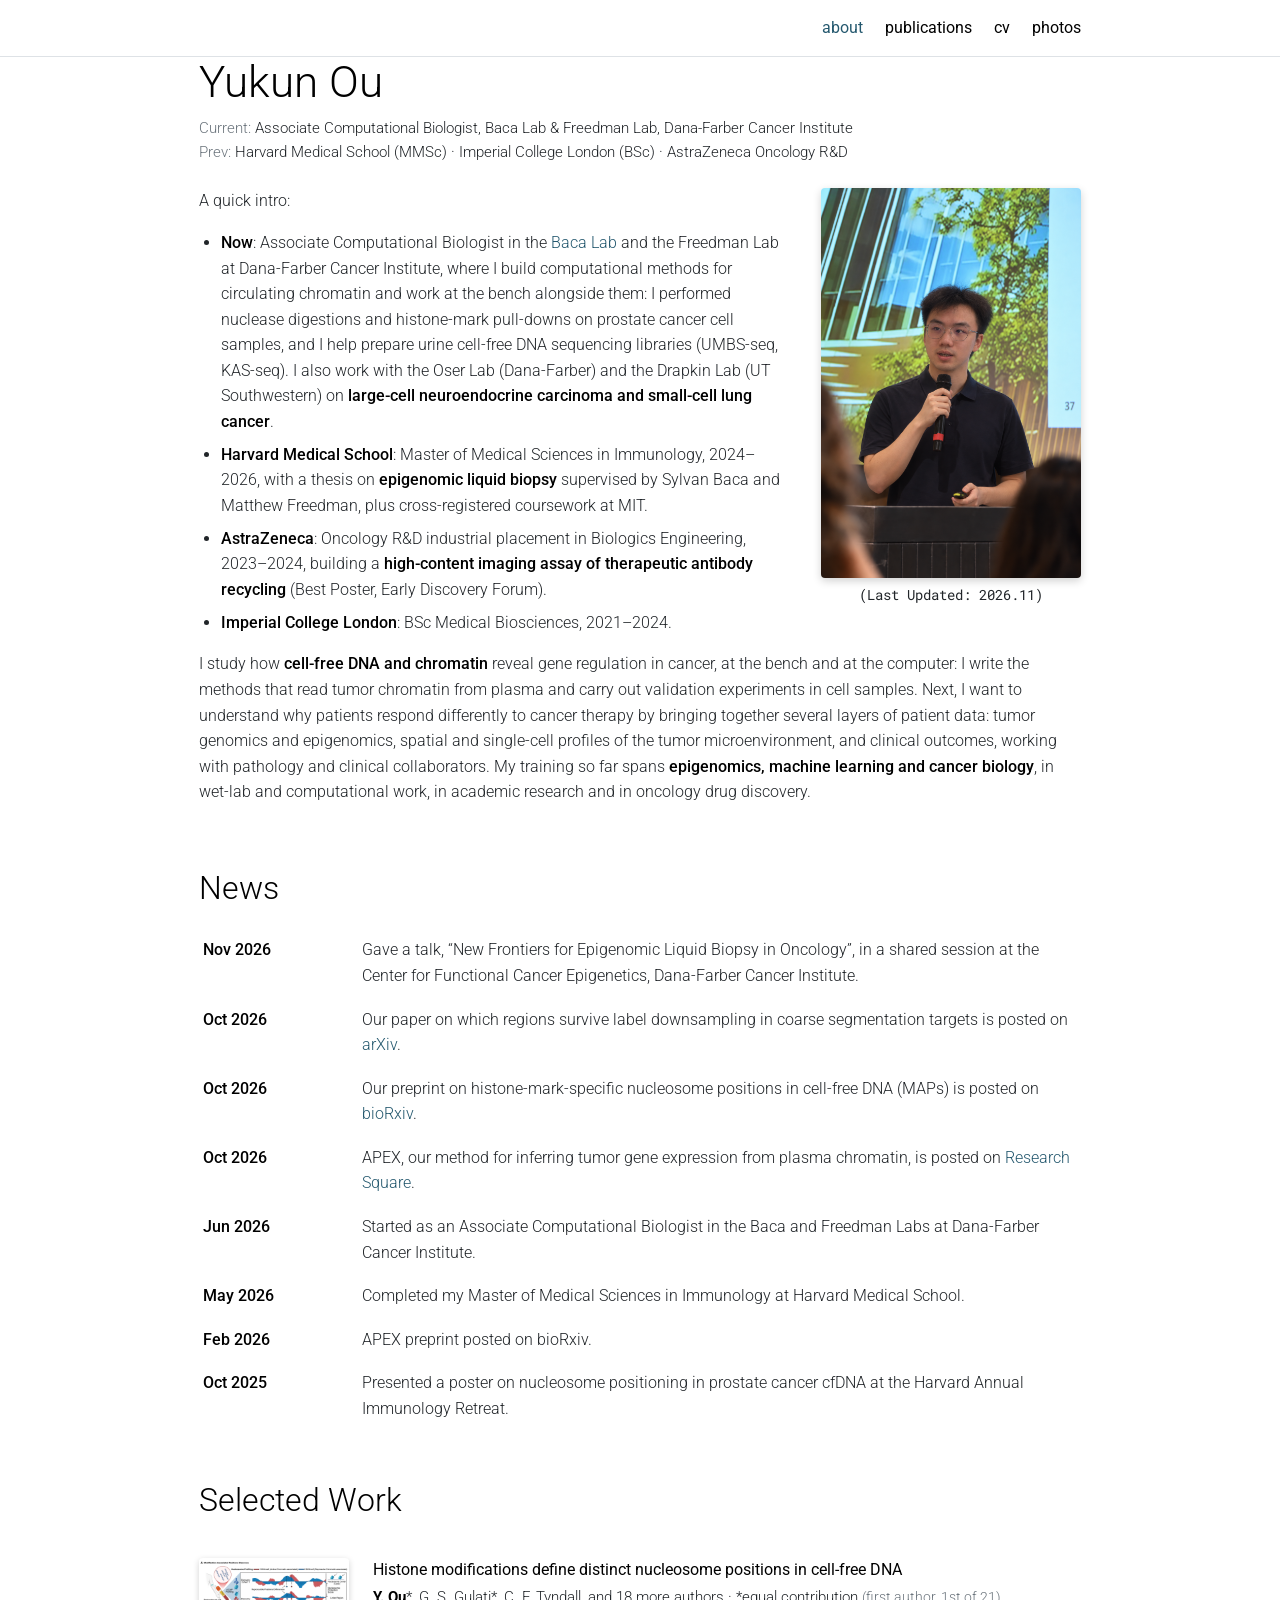
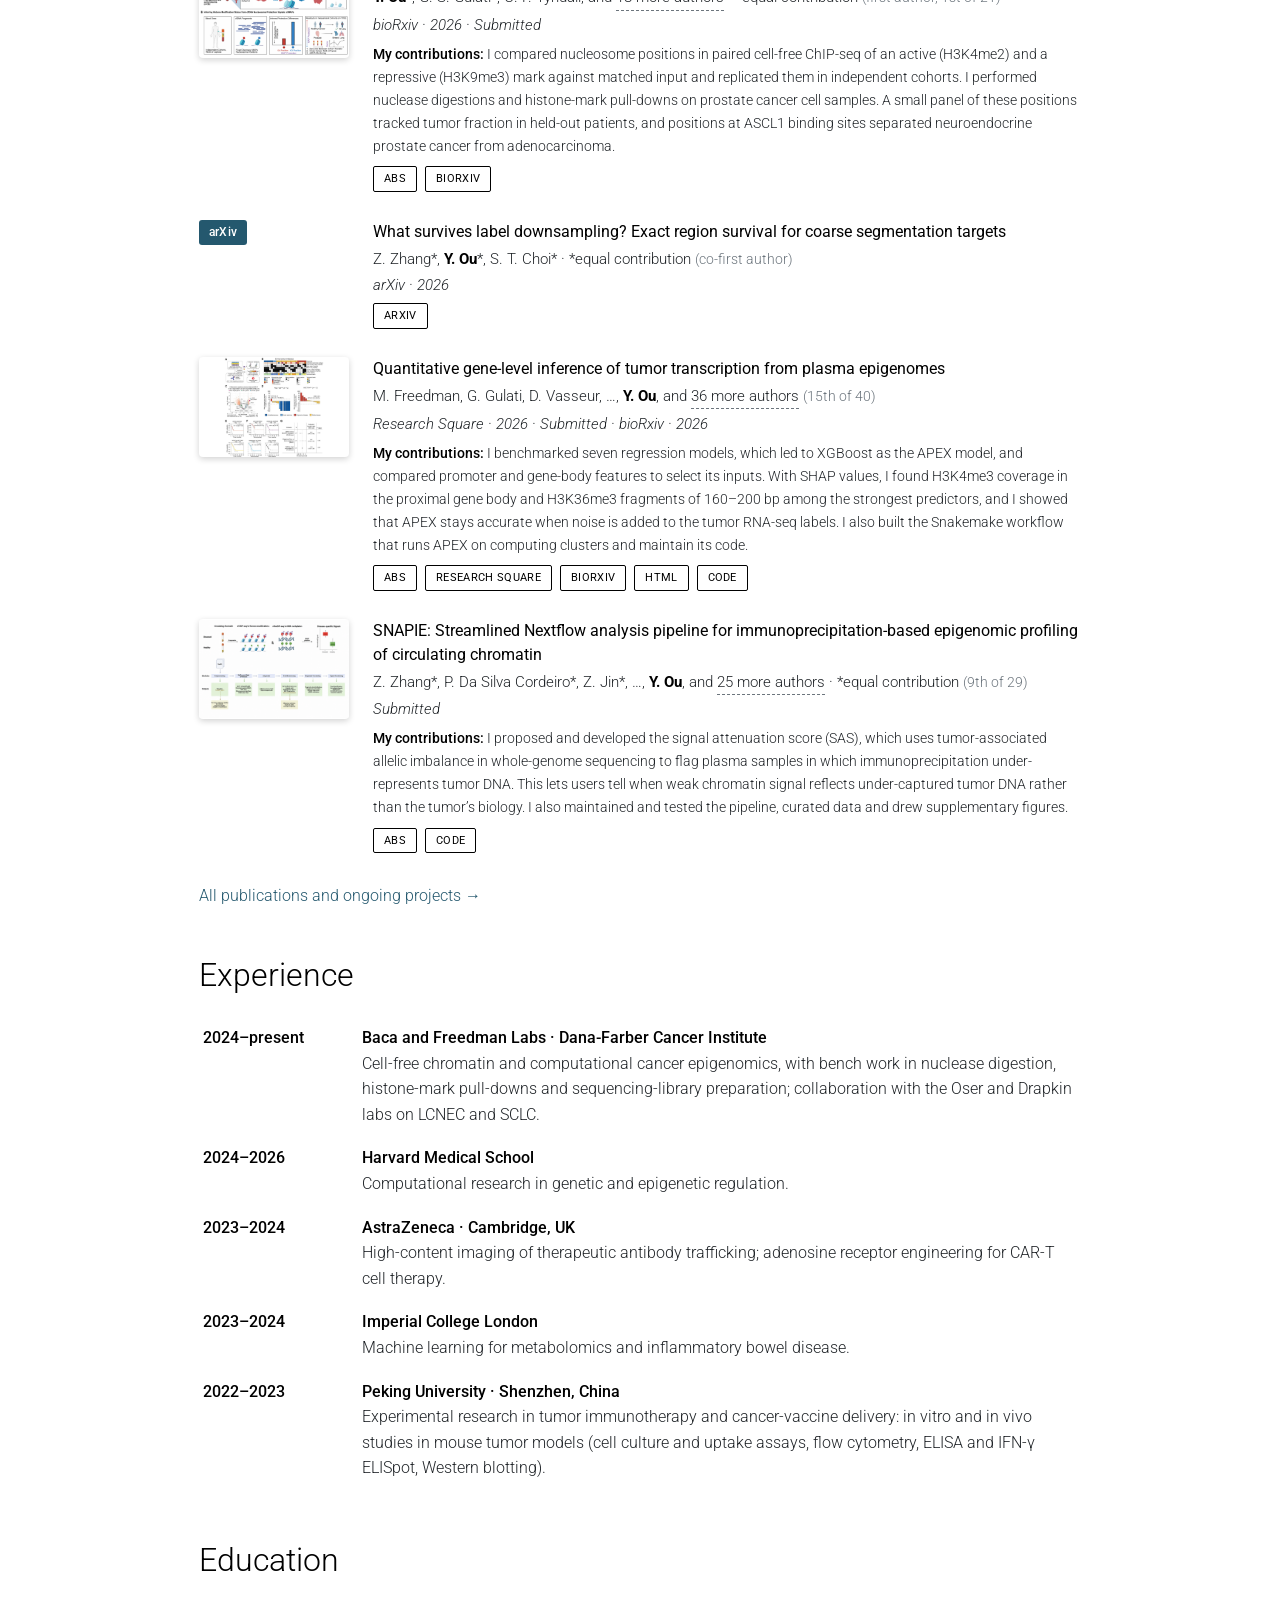
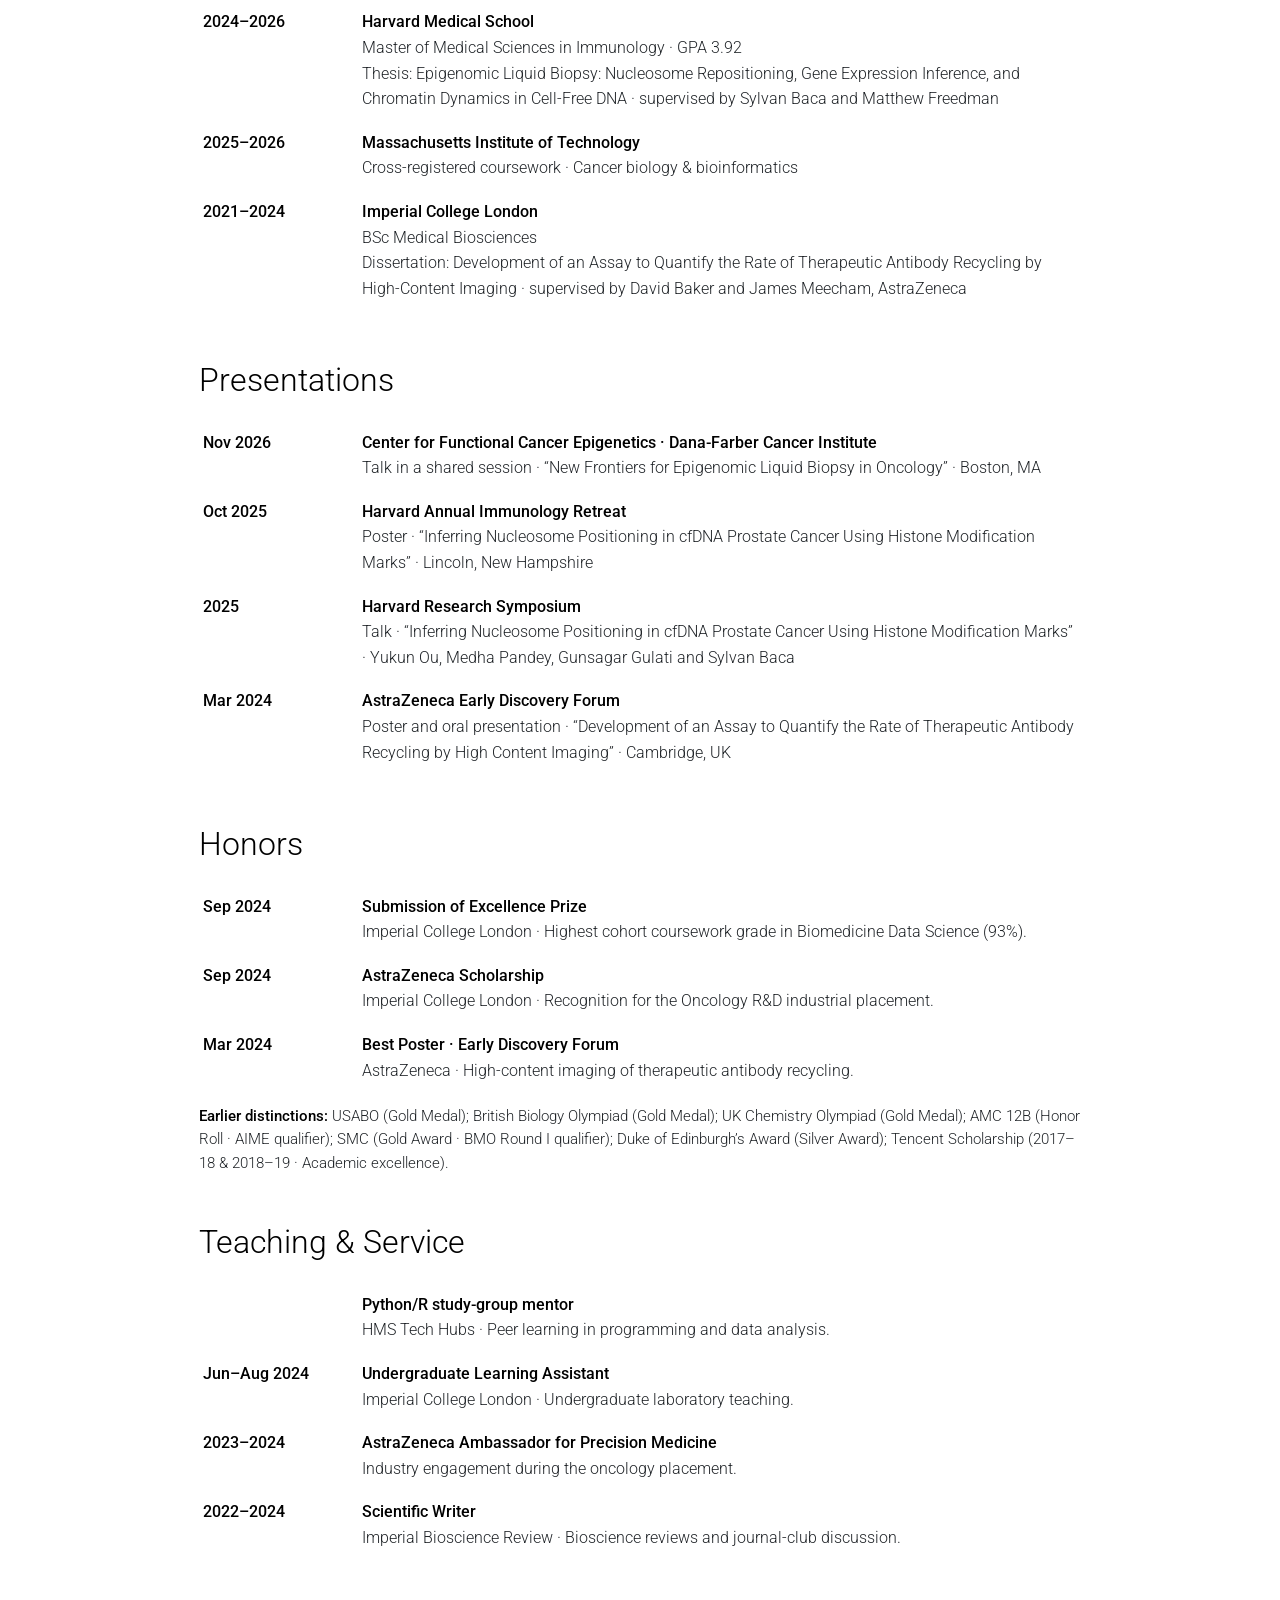
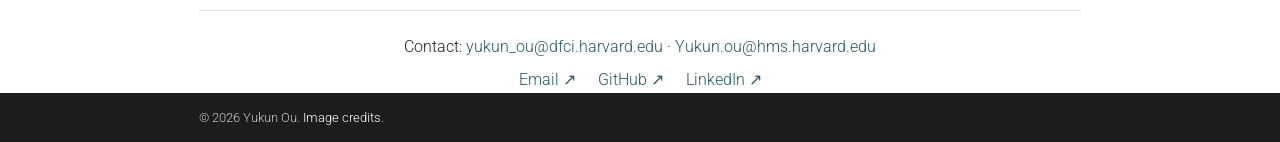
<file: index.html>
<!doctype html>
<html lang="en"><head><meta charset="utf-8"><meta name="viewport" content="width=device-width,initial-scale=1"><title>Yukun Ou</title><meta name="description" content="Yukun Ou — computational biology, cell-free chromatin and cancer epigenomics."><meta name="theme-color" content="#ffffff"><link rel="icon" href="data:image/svg+xml,%3Csvg%20xmlns%3D%22http%3A%2F%2Fwww.w3.org%2F2000%2Fsvg%22%20viewBox%3D%220%200%2064%2064%22%3E%3Crect%20width%3D%2264%22%20height%3D%2264%22%20rx%3D%2212%22%20fill%3D%22%23244965%22%2F%3E%3Ctext%20x%3D%2232%22%20y%3D%2242%22%20text-anchor%3D%22middle%22%20font-family%3D%22Arial%2Csans-serif%22%20font-size%3D%2228%22%20fill%3D%22white%22%3EYO%3C%2Ftext%3E%3C%2Fsvg%3E"><link rel="preconnect" href="https://fonts.googleapis.com"><link rel="preconnect" href="https://fonts.gstatic.com" crossorigin><link href="https://fonts.googleapis.com/css2?family=Roboto:wght@300;400;500;700&family=Roboto+Mono:wght@400&display=swap" rel="stylesheet"><link rel="stylesheet" href="/styles.css"><script src="/site.js" defer></script></head><body><a class="skip" href="#main">Skip to content</a><header class="navbar"><nav class="nav-inner" aria-label="Primary"><span></span><div class="nav-links"><a href="/" aria-current="page">about</a><a href="/publications/">publications</a><a href="/about/">cv</a><a href="/photos/">photos</a></div></nav></header><main id="main" class="container"><section id="about" class="about"><h1 class="name">Yukun Ou</h1><p class="current"><span>Current:</span> Associate Computational Biologist, Baca Lab &amp; Freedman Lab, Dana-Farber Cancer Institute<br><span>Prev:</span> Harvard Medical School (MMSc) · Imperial College London (BSc) · AstraZeneca Oncology R&amp;D</p>
<figure class="profile"><img src="/assets/astrazeneca-presentation.png" alt="Yukun Ou speaking at AstraZeneca in 2024" width="1024" height="1536" fetchpriority="high"><figcaption>(Last Updated: 2026.11)</figcaption></figure>
<p>A quick intro:</p><ul class="intro-list">
<li><strong>Now</strong>: Associate Computational Biologist in the <a href="https://labs.dana-farber.org/bacalab/people">Baca Lab</a> and the Freedman Lab at Dana-Farber Cancer Institute, where I build computational methods for circulating chromatin and work at the bench alongside them: I performed nuclease digestions and histone-mark pull-downs on prostate cancer cell samples, and I help prepare urine cell-free DNA sequencing libraries (UMBS-seq, KAS-seq). I also work with the Oser Lab (Dana-Farber) and the Drapkin Lab (UT Southwestern) on <strong>large-cell neuroendocrine carcinoma and small-cell lung cancer</strong>.</li>
<li><strong>Harvard Medical School</strong>: Master of Medical Sciences in Immunology, 2024–2026, with a thesis on <strong>epigenomic liquid biopsy</strong> supervised by Sylvan Baca and Matthew Freedman, plus cross-registered coursework at MIT.</li>
<li><strong>AstraZeneca</strong>: Oncology R&amp;D industrial placement in Biologics Engineering, 2023–2024, building a <strong>high-content imaging assay of therapeutic antibody recycling</strong> (Best Poster, Early Discovery Forum).</li>
<li><strong>Imperial College London</strong>: BSc Medical Biosciences, 2021–2024.</li>
</ul>
<p>I study how <strong>cell-free DNA and chromatin</strong> reveal gene regulation in cancer, at the bench and at the computer: I write the methods that read tumor chromatin from plasma and carry out validation experiments in cell samples. Next, I want to understand why patients respond differently to cancer therapy by bringing together several layers of patient data: tumor genomics and epigenomics, spatial and single-cell profiles of the tumor microenvironment, and clinical outcomes, working with pathology and clinical collaborators. My training so far spans <strong>epigenomics, machine learning and cancer biology</strong>, in wet-lab and computational work, in academic research and in oncology drug discovery.</p></section>
<section id="news"><h2 class="section-title">News</h2><table class="dated"><tbody><tr><th scope="row">Nov 2026</th><td>Gave a talk, “New Frontiers for Epigenomic Liquid Biopsy in Oncology”, in a shared session at the Center for Functional Cancer Epigenetics, Dana-Farber Cancer Institute.</td></tr><tr><th scope="row">Oct 2026</th><td>Our paper on which regions survive label downsampling in coarse segmentation targets is posted on <a href="https://doi.org/10.48550/arXiv.2610.39880">arXiv</a>.</td></tr><tr><th scope="row">Oct 2026</th><td>Our preprint on histone-mark-specific nucleosome positions in cell-free DNA (MAPs) is posted on <a href="https://doi.org/10.64898/2026.10.26.761423">bioRxiv</a>.</td></tr><tr><th scope="row">Oct 2026</th><td>APEX, our method for inferring tumor gene expression from plasma chromatin, is posted on <a href="https://doi.org/10.21203/rs.3.rs-11043657/v1">Research Square</a>.</td></tr><tr><th scope="row">Jun 2026</th><td>Started as an Associate Computational Biologist in the Baca and Freedman Labs at Dana-Farber Cancer Institute.</td></tr><tr><th scope="row">May 2026</th><td>Completed my Master of Medical Sciences in Immunology at Harvard Medical School.</td></tr><tr><th scope="row">Feb 2026</th><td>APEX preprint posted on bioRxiv.</td></tr><tr><th scope="row">Oct 2025</th><td>Presented a poster on nucleosome positioning in prostate cancer cfDNA at the Harvard Annual Immunology Retreat.</td></tr></tbody></table></section>
<section id="publications"><h2 class="section-title">Selected Work</h2><article class="pub" id="maps"><div class="pub-preview"><a href="/assets/maps-overview.png" aria-label="View MAPs illustration"><img src="/assets/maps-overview.png" alt="Figure 1 of the MAPs manuscript: discovery of nucleosome positions that differ between H3K4me2- and H3K9me3-marked nucleosomes in plasma, and measurement of nucleosome protection at MAPs in unenriched plasma cfDNA." loading="lazy" width="1551" height="1014"></a></div><div class="pub-body"><h3 class="pub-title">Histone modifications define distinct nucleosome positions in cell-free DNA</h3><p class="pub-authors"><span class="authors-short"><strong>Y. Ou</strong>*, G. S. Gulati*, C. F. Tyndall, and <button type="button" class="more-authors" data-more-authors>18 more authors</button></span><span class="authors-full" hidden><strong>Y. Ou</strong>*, G. S. Gulati*, C. F. Tyndall, M. Pandey, J.-H. Seo, Z. Zhang, Z. Jin, G. G. Lee, R. Nawfal, T. A. Hoggood, S. D. Shahbazi, J. Ludwig, Z. Zhang, E. Ibrahim, G. Nafeh, J. E. Berchuck, A. G. Sowalsky, F. Karzai, M. L. Freedman, D. Y. Takeda, S. C. Baca</span> · *equal contribution <span class="position">(first author, 1st of 21)</span></p><p class="pub-venue">bioRxiv · 2026 · Submitted</p><p class="pub-role"><span>My contributions:</span> I compared nucleosome positions in paired cell-free ChIP-seq of an active (H3K4me2) and a repressive (H3K9me3) mark against matched input and replicated them in independent cohorts. I performed nuclease digestions and histone-mark pull-downs on prostate cancer cell samples. A small panel of these positions tracked tumor fraction in held-out patients, and positions at ASCL1 binding sites separated neuroendocrine prostate cancer from adenocarcinoma.</p><div class="pub-buttons"><button type="button" class="btn" data-toggle-abs aria-expanded="false">Abs</button><a class="btn" href="https://doi.org/10.64898/2026.10.26.761423">bioRxiv</a></div><div class="pub-abstract" hidden><p>We identify modification-associated positions (MAPs), loci at which circulating nucleosomes carrying active (H3K4me2) and repressive (H3K9me3) histone marks occupy reproducibly offset positions, and read nucleosome protection at MAPs from ordinary plasma cfDNA sequencing without antibodies to estimate tumor fraction in held-out patients, across prostate, breast and lung cancer, and across serial plasma draws. A joint project of the Baca and Freedman labs.</p></div></div></article><article class="pub pub-text-only" id="downsampling"><div class="pub-preview pub-badge" aria-hidden="true">arXiv</div><div class="pub-body"><h3 class="pub-title">What survives label downsampling? Exact region survival for coarse segmentation targets</h3><p class="pub-authors">Z. Zhang*, <strong>Y. Ou</strong>*, S. T. Choi* · *equal contribution <span class="position">(co-first author)</span></p><p class="pub-venue">arXiv · 2026</p><div class="pub-buttons"><a class="btn" href="https://doi.org/10.48550/arXiv.2610.39880">arXiv</a></div></div></article><article class="pub" id="apex"><div class="pub-preview"><a href="/assets/nectin4-ev-response.png" aria-label="View APEX illustration"><img src="/assets/nectin4-ev-response.png" alt="Figure from the APEX study: plasma-inferred NECTIN4 expression and response and survival after enfortumab vedotin in 24 patients with metastatic bladder cancer." loading="lazy" width="1551" height="1014"></a></div><div class="pub-body"><h3 class="pub-title">Quantitative gene-level inference of tumor transcription from plasma epigenomes</h3><p class="pub-authors"><span class="authors-short">M. Freedman, G. Gulati, D. Vasseur, …, <strong>Y. Ou</strong>, and <button type="button" class="more-authors" data-more-authors>36 more authors</button></span><span class="authors-full" hidden>M. Freedman, G. Gulati, D. Vasseur, R. Nawfal, S. Sotudian, K. Semaan, M. Eid, J.-H. Seo, S. Saito, N. Phillips, J. Canniff, H. Savignano, S. Chhetri, Z. Jin, <strong>Y. Ou</strong>, M.-A. Bani, G.-S. Lee, R. Trowbridge, I. Epstein, G. Rickards, P. Cordeiro, R. Chehade, R. Wu, M.-A. Chrysovergi, Z. Zhang, B. James, C. Massard, A. Italiano, A. Hollebecque, J.-C. Soria, F. André, C. Badoual, J. Bellmunt, H. Singh, A. Aguirre, B. Wolpin, J. Sands, M. Oser, T. Choueiri, S. Baca</span> <span class="position">(15th of 40)</span></p><p class="pub-venue">Research Square · 2026 · Submitted · bioRxiv · 2026</p><p class="pub-role"><span>My contributions:</span> I benchmarked seven regression models, which led to XGBoost as the APEX model, and compared promoter and gene-body features to select its inputs. With SHAP values, I found H3K4me3 coverage in the proximal gene body and H3K36me3 fragments of 160–200 bp among the strongest predictors, and I showed that APEX stays accurate when noise is added to the tumor RNA-seq labels. I also built the Snakemake workflow that runs APEX on computing clusters and maintain its code.</p><div class="pub-buttons"><button type="button" class="btn" data-toggle-abs aria-expanded="false">Abs</button><a class="btn" href="https://doi.org/10.21203/rs.3.rs-11043657/v1">Research Square</a><a class="btn" href="https://doi.org/10.64898/2026.02.18.706026">bioRxiv</a><a class="btn" href="https://pmc.ncbi.nlm.nih.gov/articles/PMC12934699/">HTML</a><a class="btn" href="https://github.com/Baca-Lab/APEX">Code</a></div><div class="pub-abstract" hidden><p>APEX infers genome-wide, single-gene tumor expression from plasma chromatin and cfDNA fragmentation. Across 559 plasma samples from 24 cancer types, it resolves pancreatic cancer subtypes, tracks therapeutic targets in small-cell lung cancer and identifies NECTIN4 expression as a biomarker of response to enfortumab vedotin in urothelial cancer.</p></div></div></article><article class="pub" id="snapie"><div class="pub-preview"><a href="/assets/snapie-clean.png" aria-label="View SNAPIE illustration"><img src="/assets/snapie-clean.png" alt="Public SNAPIE overview of circulating chromatin assays and the Nextflow processing workflow." loading="lazy" width="1551" height="1014"></a></div><div class="pub-body"><h3 class="pub-title">SNAPIE: Streamlined Nextflow analysis pipeline for immunoprecipitation-based epigenomic profiling of circulating chromatin</h3><p class="pub-authors"><span class="authors-short">Z. Zhang*, P. Da Silva Cordeiro*, Z. Jin*, …, <strong>Y. Ou</strong>, and <button type="button" class="more-authors" data-more-authors>25 more authors</button></span><span class="authors-full" hidden>Z. Zhang*, P. Da Silva Cordeiro*, Z. Jin*, G. G. Lee*, B. Fortunato, R. El Hajj Chehade, K. Semaan, G. Gulati, <strong>Y. Ou</strong>, C. Hemauer, W. Bian, S. Sotudian, Z. Zhang, D. Osei-Hwedieh, T. E. Heim, C. Painter, R. Nawfal, M. Eid, D. Vasseur, J. Canniff, H. Savignano, N. Phillips, S. Saito, J.-H. Seo, K. R. Weiss, M. G. Oser, M. L. Freedman, S. B. Chhetri, S. C. Baca</span> · *equal contribution <span class="position">(9th of 29)</span></p><p class="pub-venue">Submitted</p><p class="pub-role"><span>My contributions:</span> I proposed and developed the signal attenuation score (SAS), which uses tumor-associated allelic imbalance in whole-genome sequencing to flag plasma samples in which immunoprecipitation under-represents tumor DNA. This lets users tell when weak chromatin signal reflects under-captured tumor DNA rather than the tumor’s biology. I also maintained and tested the pipeline, curated data and drew supplementary figures.</p><div class="pub-buttons"><button type="button" class="btn" data-toggle-abs aria-expanded="false">Abs</button><a class="btn" href="https://github.com/Baca-Lab/SNAPIE">Code</a></div><div class="pub-abstract" hidden><p>A reproducible workflow for analyzing circulating chromatin, from sequencing reads to epigenomic signals.</p></div></div></article><p class="more"><a href="/publications/">All publications and ongoing projects →</a></p></section>
<section id="experience"><h2 class="section-title">Experience</h2><div id="industry"><table class="dated"><tbody><tr><th scope="row">2024–present</th><td><strong>Baca and Freedman Labs · Dana-Farber Cancer Institute</strong><br>Cell-free chromatin and computational cancer epigenomics, with bench work in nuclease digestion, histone-mark pull-downs and sequencing-library preparation; collaboration with the Oser and Drapkin labs on LCNEC and SCLC.</td></tr><tr><th scope="row">2024–2026</th><td><strong>Harvard Medical School</strong><br>Computational research in genetic and epigenetic regulation.</td></tr><tr><th scope="row">2023–2024</th><td><strong>AstraZeneca · Cambridge, UK</strong><br>High-content imaging of therapeutic antibody trafficking; adenosine receptor engineering for CAR-T cell therapy.</td></tr><tr><th scope="row">2023–2024</th><td><strong>Imperial College London</strong><br>Machine learning for metabolomics and inflammatory bowel disease.</td></tr><tr><th scope="row">2022–2023</th><td><strong>Peking University · Shenzhen, China</strong><br>Experimental research in tumor immunotherapy and cancer-vaccine delivery: in vitro and in vivo studies in mouse tumor models (cell culture and uptake assays, flow cytometry, ELISA and IFN-γ ELISpot, Western blotting).</td></tr></tbody></table></div></section>
<section id="education"><h2 class="section-title">Education</h2><table class="dated"><tbody><tr><th scope="row">2024–2026</th><td><strong>Harvard Medical School</strong><br>Master of Medical Sciences in Immunology · GPA 3.92<br>Thesis: Epigenomic Liquid Biopsy: Nucleosome Repositioning, Gene Expression Inference, and Chromatin Dynamics in Cell-Free DNA · supervised by Sylvan Baca and Matthew Freedman</td></tr><tr><th scope="row">2025–2026</th><td><strong>Massachusetts Institute of Technology</strong><br>Cross-registered coursework · Cancer biology & bioinformatics</td></tr><tr><th scope="row">2021–2024</th><td><strong>Imperial College London</strong><br>BSc Medical Biosciences<br>Dissertation: Development of an Assay to Quantify the Rate of Therapeutic Antibody Recycling by High-Content Imaging · supervised by David Baker and James Meecham, AstraZeneca</td></tr></tbody></table></section>
<section id="presentations"><h2 class="section-title">Presentations</h2><table class="dated"><tbody><tr><th scope="row">Nov 2026</th><td><strong>Center for Functional Cancer Epigenetics · Dana-Farber Cancer Institute</strong><br>Talk in a shared session · “New Frontiers for Epigenomic Liquid Biopsy in Oncology” · Boston, MA</td></tr><tr><th scope="row">Oct 2025</th><td><strong>Harvard Annual Immunology Retreat</strong><br>Poster · “Inferring Nucleosome Positioning in cfDNA Prostate Cancer Using Histone Modification Marks” · Lincoln, New Hampshire</td></tr><tr><th scope="row">2025</th><td><strong>Harvard Research Symposium</strong><br>Talk · “Inferring Nucleosome Positioning in cfDNA Prostate Cancer Using Histone Modification Marks” · Yukun Ou, Medha Pandey, Gunsagar Gulati and Sylvan Baca</td></tr><tr><th scope="row">Mar 2024</th><td><strong>AstraZeneca Early Discovery Forum</strong><br>Poster and oral presentation · “Development of an Assay to Quantify the Rate of Therapeutic Antibody Recycling by High Content Imaging” · Cambridge, UK</td></tr></tbody></table></section>
<section id="awards"><h2 class="section-title">Honors</h2><table class="dated"><tbody><tr><th scope="row">Sep 2024</th><td><strong>Submission of Excellence Prize</strong><br>Imperial College London · Highest cohort coursework grade in Biomedicine Data Science (93%).</td></tr><tr><th scope="row">Sep 2024</th><td><strong>AstraZeneca Scholarship</strong><br>Imperial College London · Recognition for the Oncology R&D industrial placement.</td></tr><tr><th scope="row">Mar 2024</th><td><strong>Best Poster · Early Discovery Forum</strong><br>AstraZeneca · High-content imaging of therapeutic antibody recycling.</td></tr></tbody></table><p class="earlier"><span>Earlier distinctions:</span> USABO (Gold Medal); British Biology Olympiad (Gold Medal); UK Chemistry Olympiad (Gold Medal); AMC 12B (Honor Roll · AIME qualifier); SMC (Gold Award · BMO Round I qualifier); Duke of Edinburgh’s Award (Silver Award); Tencent Scholarship (2017–18 & 2018–19 · Academic excellence).</p></section>
<section id="engagement"><h2 class="section-title">Teaching &amp; Service</h2><table class="dated"><tbody><tr><th scope="row"></th><td><strong>Python/R study-group mentor</strong><br>HMS Tech Hubs · Peer learning in programming and data analysis.</td></tr><tr><th scope="row">Jun–Aug 2024</th><td><strong>Undergraduate Learning Assistant</strong><br>Imperial College London · Undergraduate laboratory teaching.</td></tr><tr><th scope="row">2023–2024</th><td><strong>AstraZeneca Ambassador for Precision Medicine</strong><br>Industry engagement during the oncology placement.</td></tr><tr><th scope="row">2022–2024</th><td><strong>Scientific Writer</strong><br>Imperial Bioscience Review · Bioscience reviews and journal-club discussion.</td></tr></tbody></table></section>
<div class="contact-line"><p>Contact: <a href="mailto:yukun_ou@dfci.harvard.edu">yukun_ou@dfci.harvard.edu</a> · <a href="mailto:Yukun.ou@hms.harvard.edu">Yukun.ou@hms.harvard.edu</a></p><div class="social"><a href="mailto:yukun_ou@dfci.harvard.edu">Email ↗</a><a href="https://github.com/yukunou703">GitHub ↗</a><a href="https://www.linkedin.com/in/yukun-o-14305a253/">LinkedIn ↗</a></div></div></main><footer><div class="container">© 2026 Yukun Ou. <a href="/references/">Image credits</a>.</div></footer></body></html>
</file>
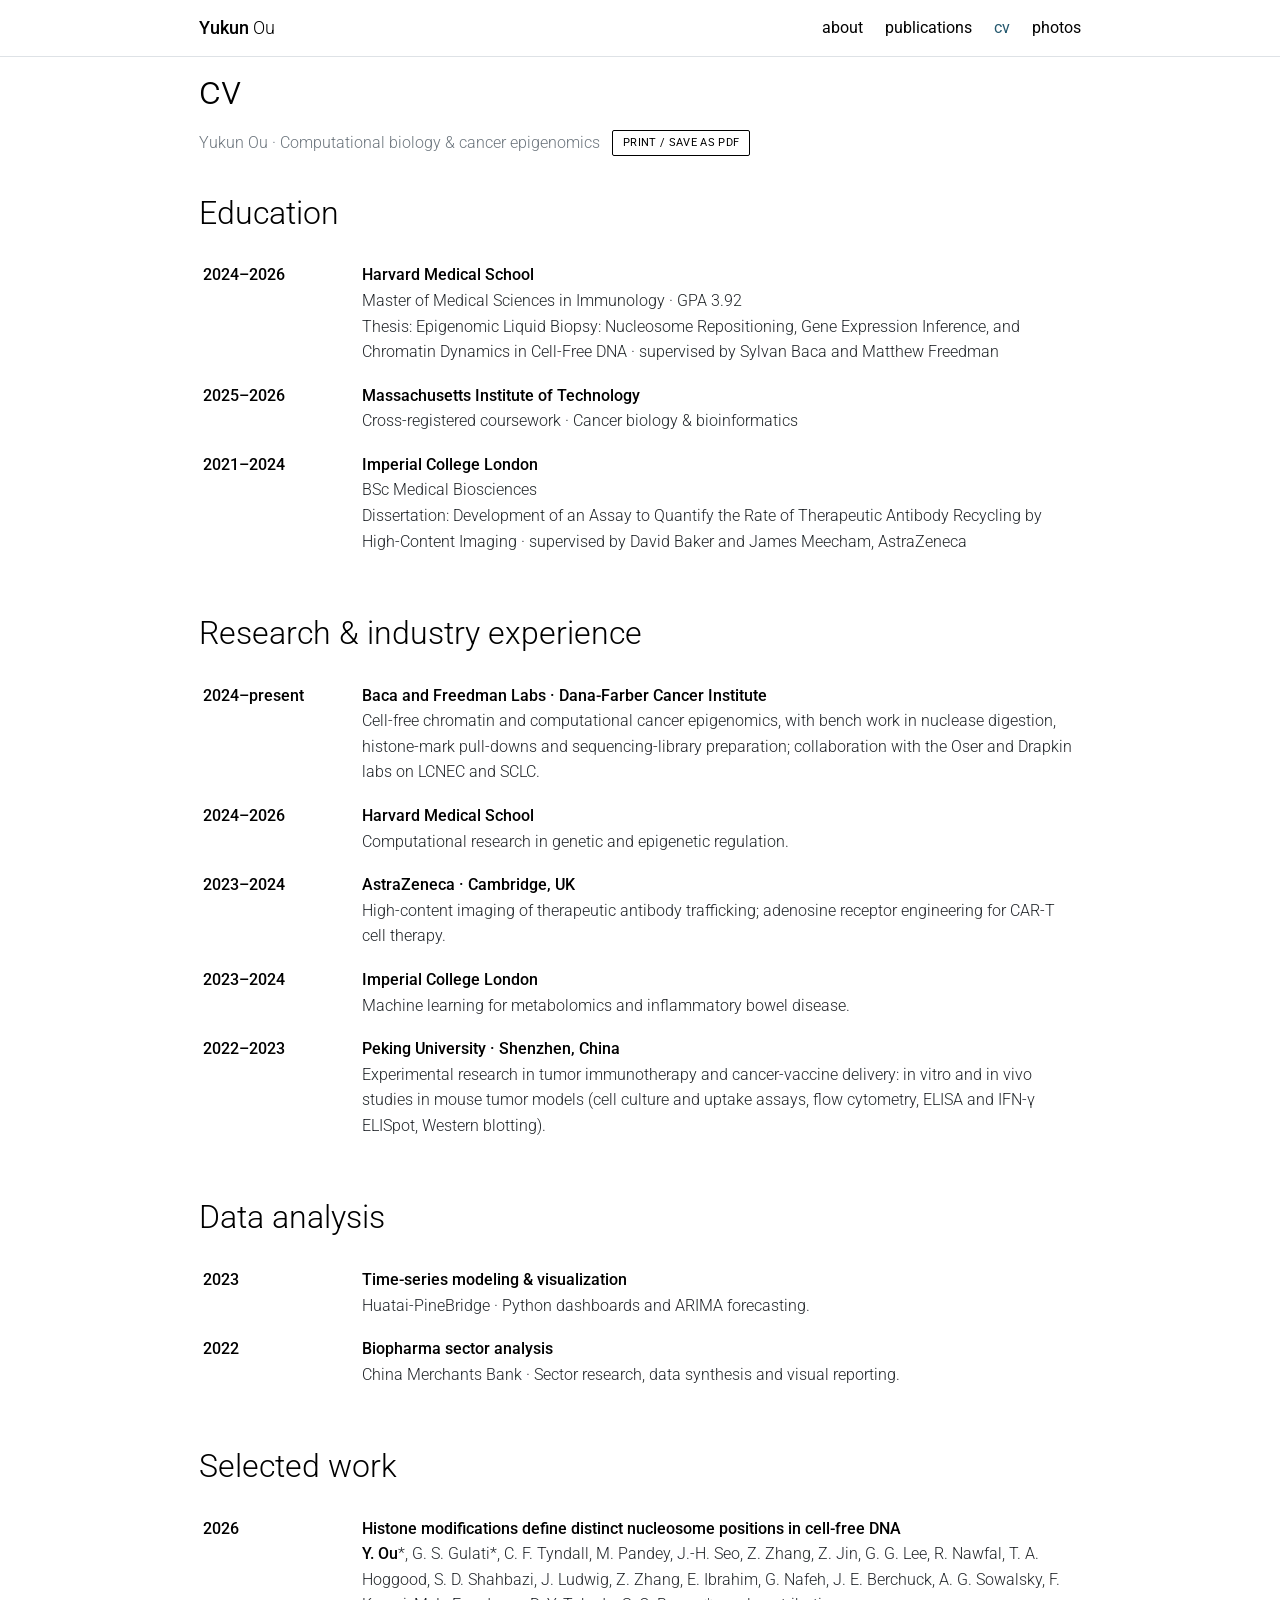
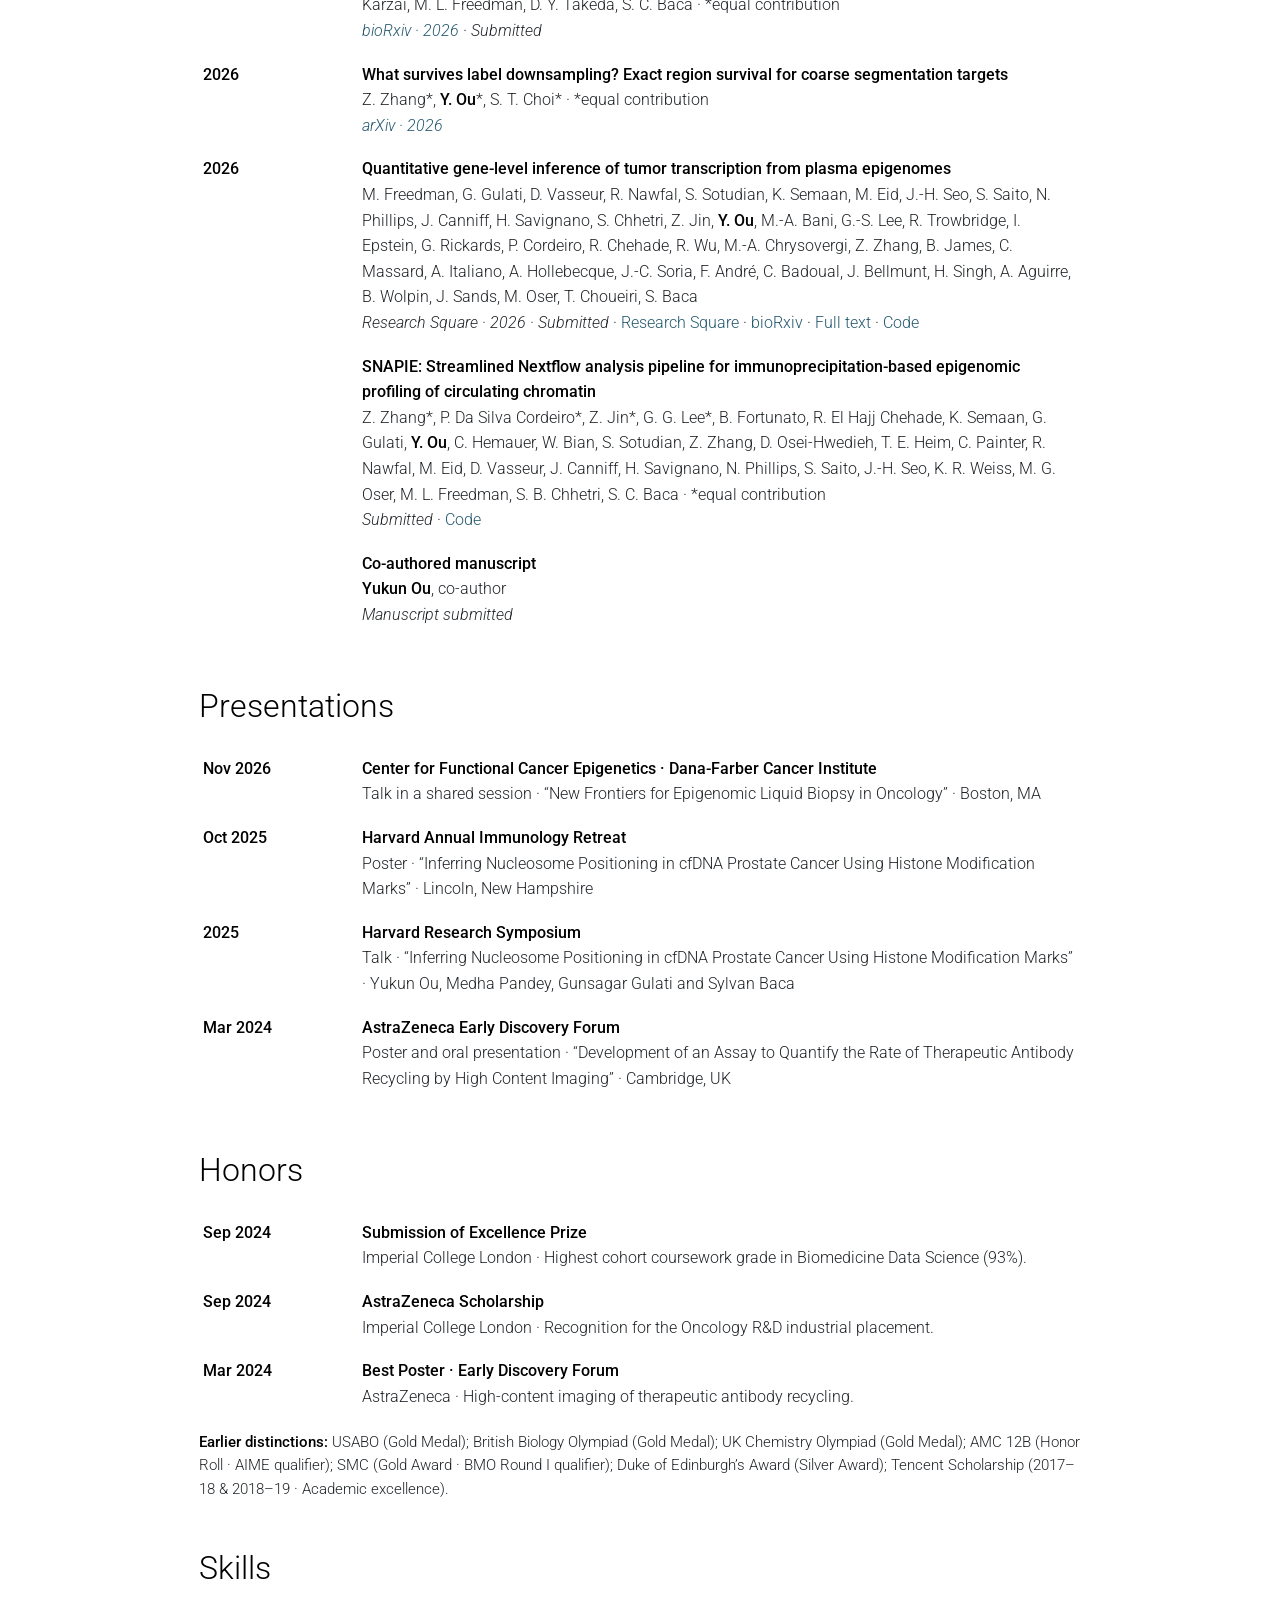
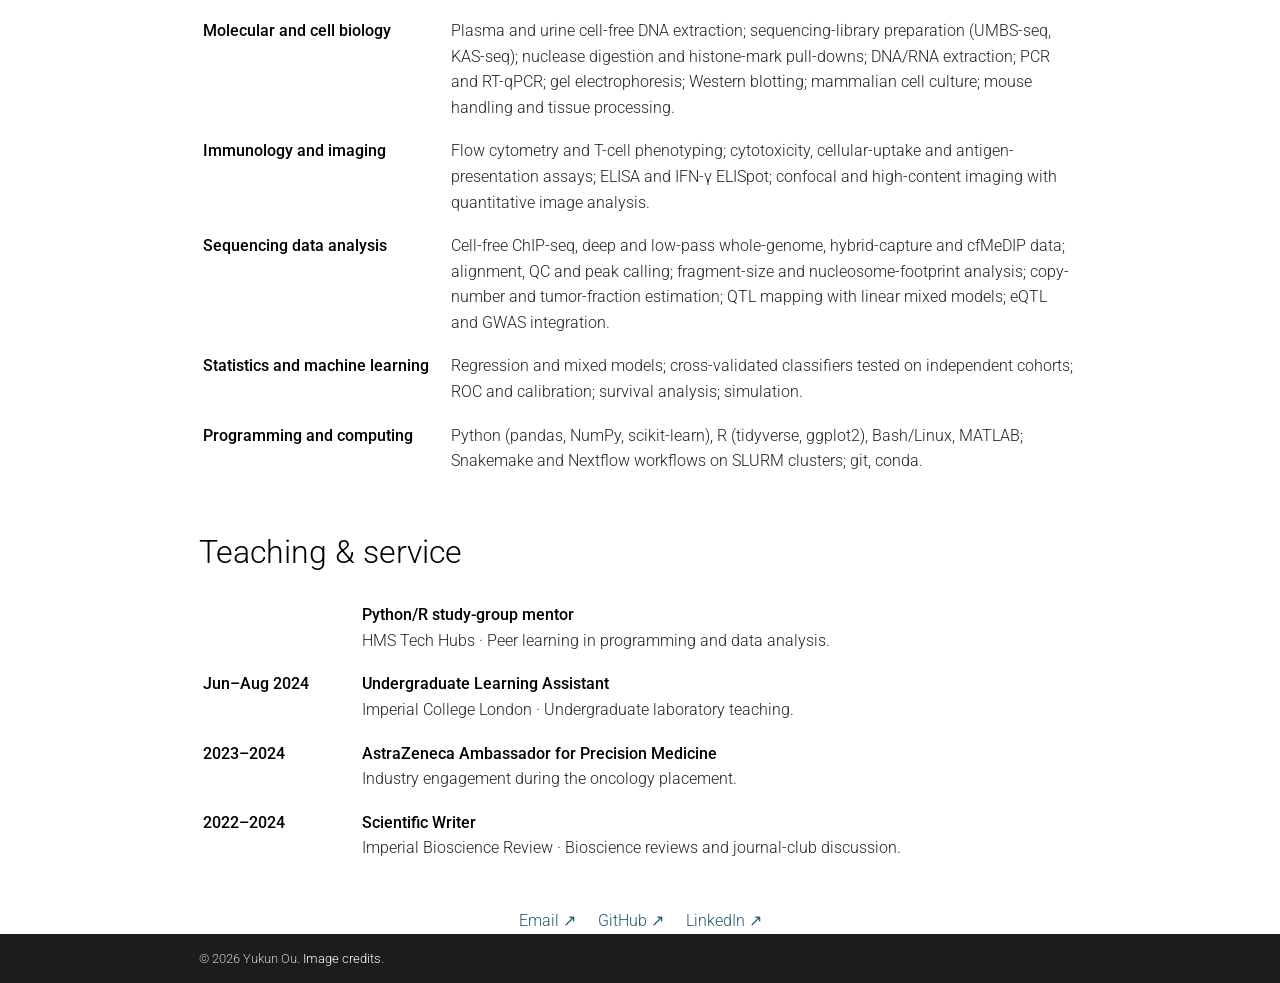
<file: about/index.html>
<!doctype html>
<html lang="en"><head><meta charset="utf-8"><meta name="viewport" content="width=device-width,initial-scale=1"><title>CV | Yukun Ou</title><meta name="description" content="Yukun Ou — computational biology, cell-free chromatin and cancer epigenomics."><meta name="theme-color" content="#ffffff"><link rel="icon" href="data:image/svg+xml,%3Csvg%20xmlns%3D%22http%3A%2F%2Fwww.w3.org%2F2000%2Fsvg%22%20viewBox%3D%220%200%2064%2064%22%3E%3Crect%20width%3D%2264%22%20height%3D%2264%22%20rx%3D%2212%22%20fill%3D%22%23244965%22%2F%3E%3Ctext%20x%3D%2232%22%20y%3D%2242%22%20text-anchor%3D%22middle%22%20font-family%3D%22Arial%2Csans-serif%22%20font-size%3D%2228%22%20fill%3D%22white%22%3EYO%3C%2Ftext%3E%3C%2Fsvg%3E"><link rel="preconnect" href="https://fonts.googleapis.com"><link rel="preconnect" href="https://fonts.gstatic.com" crossorigin><link href="https://fonts.googleapis.com/css2?family=Roboto:wght@300;400;500;700&family=Roboto+Mono:wght@400&display=swap" rel="stylesheet"><link rel="stylesheet" href="/styles.css"><script src="/site.js" defer></script></head><body><a class="skip" href="#main">Skip to content</a><header class="navbar"><nav class="nav-inner" aria-label="Primary"><a class="nav-name" href="/"><strong>Yukun</strong> Ou</a><div class="nav-links"><a href="/">about</a><a href="/publications/">publications</a><a href="/about/" aria-current="page">cv</a><a href="/photos/">photos</a></div></nav></header><main id="main" class="container"><h1 class="page-title">cv</h1><p class="page-desc">Yukun Ou · Computational biology &amp; cancer epigenomics <button type="button" class="btn" data-print>Print / save as PDF</button></p>
<section><h2 class="section-title">Education</h2><table class="dated"><tbody><tr><th scope="row">2024–2026</th><td><strong>Harvard Medical School</strong><br>Master of Medical Sciences in Immunology · GPA 3.92<br>Thesis: Epigenomic Liquid Biopsy: Nucleosome Repositioning, Gene Expression Inference, and Chromatin Dynamics in Cell-Free DNA · supervised by Sylvan Baca and Matthew Freedman</td></tr><tr><th scope="row">2025–2026</th><td><strong>Massachusetts Institute of Technology</strong><br>Cross-registered coursework · Cancer biology & bioinformatics</td></tr><tr><th scope="row">2021–2024</th><td><strong>Imperial College London</strong><br>BSc Medical Biosciences<br>Dissertation: Development of an Assay to Quantify the Rate of Therapeutic Antibody Recycling by High-Content Imaging · supervised by David Baker and James Meecham, AstraZeneca</td></tr></tbody></table></section>
<section><h2 class="section-title">Research &amp; industry experience</h2><table class="dated"><tbody><tr><th scope="row">2024–present</th><td><strong>Baca and Freedman Labs · Dana-Farber Cancer Institute</strong><br>Cell-free chromatin and computational cancer epigenomics, with bench work in nuclease digestion, histone-mark pull-downs and sequencing-library preparation; collaboration with the Oser and Drapkin labs on LCNEC and SCLC.</td></tr><tr><th scope="row">2024–2026</th><td><strong>Harvard Medical School</strong><br>Computational research in genetic and epigenetic regulation.</td></tr><tr><th scope="row">2023–2024</th><td><strong>AstraZeneca · Cambridge, UK</strong><br>High-content imaging of therapeutic antibody trafficking; adenosine receptor engineering for CAR-T cell therapy.</td></tr><tr><th scope="row">2023–2024</th><td><strong>Imperial College London</strong><br>Machine learning for metabolomics and inflammatory bowel disease.</td></tr><tr><th scope="row">2022–2023</th><td><strong>Peking University · Shenzhen, China</strong><br>Experimental research in tumor immunotherapy and cancer-vaccine delivery: in vitro and in vivo studies in mouse tumor models (cell culture and uptake assays, flow cytometry, ELISA and IFN-γ ELISpot, Western blotting).</td></tr></tbody></table></section>
<section><h2 class="section-title">Data analysis</h2><table class="dated"><tbody><tr><th scope="row">2023</th><td><strong>Time-series modeling & visualization</strong><br>Huatai-PineBridge · Python dashboards and ARIMA forecasting.</td></tr><tr><th scope="row">2022</th><td><strong>Biopharma sector analysis</strong><br>China Merchants Bank · Sector research, data synthesis and visual reporting.</td></tr></tbody></table></section>
<section><h2 class="section-title">Selected work</h2><table class="dated"><tbody><tr><th scope="row">2026</th><td><strong>Histone modifications define distinct nucleosome positions in cell-free DNA</strong><br><strong>Y. Ou</strong>*, G. S. Gulati*, C. F. Tyndall, M. Pandey, J.-H. Seo, Z. Zhang, Z. Jin, G. G. Lee, R. Nawfal, T. A. Hoggood, S. D. Shahbazi, J. Ludwig, Z. Zhang, E. Ibrahim, G. Nafeh, J. E. Berchuck, A. G. Sowalsky, F. Karzai, M. L. Freedman, D. Y. Takeda, S. C. Baca · *equal contribution<br><em><a href="https://doi.org/10.64898/2026.10.26.761423">bioRxiv · 2026</a> · Submitted</em></td></tr><tr><th scope="row">2026</th><td><strong>What survives label downsampling? Exact region survival for coarse segmentation targets</strong><br>Z. Zhang*, <strong>Y. Ou</strong>*, S. T. Choi* · *equal contribution<br><em><a href="https://doi.org/10.48550/arXiv.2610.39880">arXiv · 2026</a></em></td></tr><tr><th scope="row">2026</th><td><strong>Quantitative gene-level inference of tumor transcription from plasma epigenomes</strong><br>M. Freedman, G. Gulati, D. Vasseur, R. Nawfal, S. Sotudian, K. Semaan, M. Eid, J.-H. Seo, S. Saito, N. Phillips, J. Canniff, H. Savignano, S. Chhetri, Z. Jin, <strong>Y. Ou</strong>, M.-A. Bani, G.-S. Lee, R. Trowbridge, I. Epstein, G. Rickards, P. Cordeiro, R. Chehade, R. Wu, M.-A. Chrysovergi, Z. Zhang, B. James, C. Massard, A. Italiano, A. Hollebecque, J.-C. Soria, F. André, C. Badoual, J. Bellmunt, H. Singh, A. Aguirre, B. Wolpin, J. Sands, M. Oser, T. Choueiri, S. Baca<br><em>Research Square · 2026 · Submitted</em> · <a href="https://doi.org/10.21203/rs.3.rs-11043657/v1">Research Square</a> · <a href="https://doi.org/10.64898/2026.02.18.706026">bioRxiv</a> · <a href="https://pmc.ncbi.nlm.nih.gov/articles/PMC12934699/">Full text</a> · <a href="https://github.com/Baca-Lab/APEX">Code</a></td></tr><tr><th scope="row"></th><td><strong>SNAPIE: Streamlined Nextflow analysis pipeline for immunoprecipitation-based epigenomic profiling of circulating chromatin</strong><br>Z. Zhang*, P. Da Silva Cordeiro*, Z. Jin*, G. G. Lee*, B. Fortunato, R. El Hajj Chehade, K. Semaan, G. Gulati, <strong>Y. Ou</strong>, C. Hemauer, W. Bian, S. Sotudian, Z. Zhang, D. Osei-Hwedieh, T. E. Heim, C. Painter, R. Nawfal, M. Eid, D. Vasseur, J. Canniff, H. Savignano, N. Phillips, S. Saito, J.-H. Seo, K. R. Weiss, M. G. Oser, M. L. Freedman, S. B. Chhetri, S. C. Baca · *equal contribution<br><em>Submitted</em> · <a href="https://github.com/Baca-Lab/SNAPIE">Code</a></td></tr><tr><th scope="row"></th><td><strong>Co-authored manuscript</strong><br><strong>Yukun Ou</strong>, co-author<br><em>Manuscript submitted</em></td></tr></tbody></table></section>
<section><h2 class="section-title">Presentations</h2><table class="dated"><tbody><tr><th scope="row">Nov 2026</th><td><strong>Center for Functional Cancer Epigenetics · Dana-Farber Cancer Institute</strong><br>Talk in a shared session · “New Frontiers for Epigenomic Liquid Biopsy in Oncology” · Boston, MA</td></tr><tr><th scope="row">Oct 2025</th><td><strong>Harvard Annual Immunology Retreat</strong><br>Poster · “Inferring Nucleosome Positioning in cfDNA Prostate Cancer Using Histone Modification Marks” · Lincoln, New Hampshire</td></tr><tr><th scope="row">2025</th><td><strong>Harvard Research Symposium</strong><br>Talk · “Inferring Nucleosome Positioning in cfDNA Prostate Cancer Using Histone Modification Marks” · Yukun Ou, Medha Pandey, Gunsagar Gulati and Sylvan Baca</td></tr><tr><th scope="row">Mar 2024</th><td><strong>AstraZeneca Early Discovery Forum</strong><br>Poster and oral presentation · “Development of an Assay to Quantify the Rate of Therapeutic Antibody Recycling by High Content Imaging” · Cambridge, UK</td></tr></tbody></table></section>
<section><h2 class="section-title">Honors</h2><table class="dated"><tbody><tr><th scope="row">Sep 2024</th><td><strong>Submission of Excellence Prize</strong><br>Imperial College London · Highest cohort coursework grade in Biomedicine Data Science (93%).</td></tr><tr><th scope="row">Sep 2024</th><td><strong>AstraZeneca Scholarship</strong><br>Imperial College London · Recognition for the Oncology R&D industrial placement.</td></tr><tr><th scope="row">Mar 2024</th><td><strong>Best Poster · Early Discovery Forum</strong><br>AstraZeneca · High-content imaging of therapeutic antibody recycling.</td></tr></tbody></table><p class="earlier"><span>Earlier distinctions:</span> USABO (Gold Medal); British Biology Olympiad (Gold Medal); UK Chemistry Olympiad (Gold Medal); AMC 12B (Honor Roll · AIME qualifier); SMC (Gold Award · BMO Round I qualifier); Duke of Edinburgh’s Award (Silver Award); Tencent Scholarship (2017–18 & 2018–19 · Academic excellence).</p></section>
<section><h2 class="section-title">Skills</h2><table class="dated"><tbody><tr><th scope="row">Molecular and cell biology</th><td>Plasma and urine cell-free DNA extraction; sequencing-library preparation (UMBS-seq, KAS-seq); nuclease digestion and histone-mark pull-downs; DNA/RNA extraction; PCR and RT-qPCR; gel electrophoresis; Western blotting; mammalian cell culture; mouse handling and tissue processing.</td></tr><tr><th scope="row">Immunology and imaging</th><td>Flow cytometry and T-cell phenotyping; cytotoxicity, cellular-uptake and antigen-presentation assays; ELISA and IFN-γ ELISpot; confocal and high-content imaging with quantitative image analysis.</td></tr><tr><th scope="row">Sequencing data analysis</th><td>Cell-free ChIP-seq, deep and low-pass whole-genome, hybrid-capture and cfMeDIP data; alignment, QC and peak calling; fragment-size and nucleosome-footprint analysis; copy-number and tumor-fraction estimation; QTL mapping with linear mixed models; eQTL and GWAS integration.</td></tr><tr><th scope="row">Statistics and machine learning</th><td>Regression and mixed models; cross-validated classifiers tested on independent cohorts; ROC and calibration; survival analysis; simulation.</td></tr><tr><th scope="row">Programming and computing</th><td>Python (pandas, NumPy, scikit-learn), R (tidyverse, ggplot2), Bash/Linux, MATLAB; Snakemake and Nextflow workflows on SLURM clusters; git, conda.</td></tr></tbody></table></section>
<section><h2 class="section-title">Teaching &amp; service</h2><table class="dated"><tbody><tr><th scope="row"></th><td><strong>Python/R study-group mentor</strong><br>HMS Tech Hubs · Peer learning in programming and data analysis.</td></tr><tr><th scope="row">Jun–Aug 2024</th><td><strong>Undergraduate Learning Assistant</strong><br>Imperial College London · Undergraduate laboratory teaching.</td></tr><tr><th scope="row">2023–2024</th><td><strong>AstraZeneca Ambassador for Precision Medicine</strong><br>Industry engagement during the oncology placement.</td></tr><tr><th scope="row">2022–2024</th><td><strong>Scientific Writer</strong><br>Imperial Bioscience Review · Bioscience reviews and journal-club discussion.</td></tr></tbody></table></section><div class="social"><a href="mailto:yukun_ou@dfci.harvard.edu">Email ↗</a><a href="https://github.com/yukunou703">GitHub ↗</a><a href="https://www.linkedin.com/in/yukun-o-14305a253/">LinkedIn ↗</a></div></main><footer><div class="container">© 2026 Yukun Ou. <a href="/references/">Image credits</a>.</div></footer></body></html>
</file>
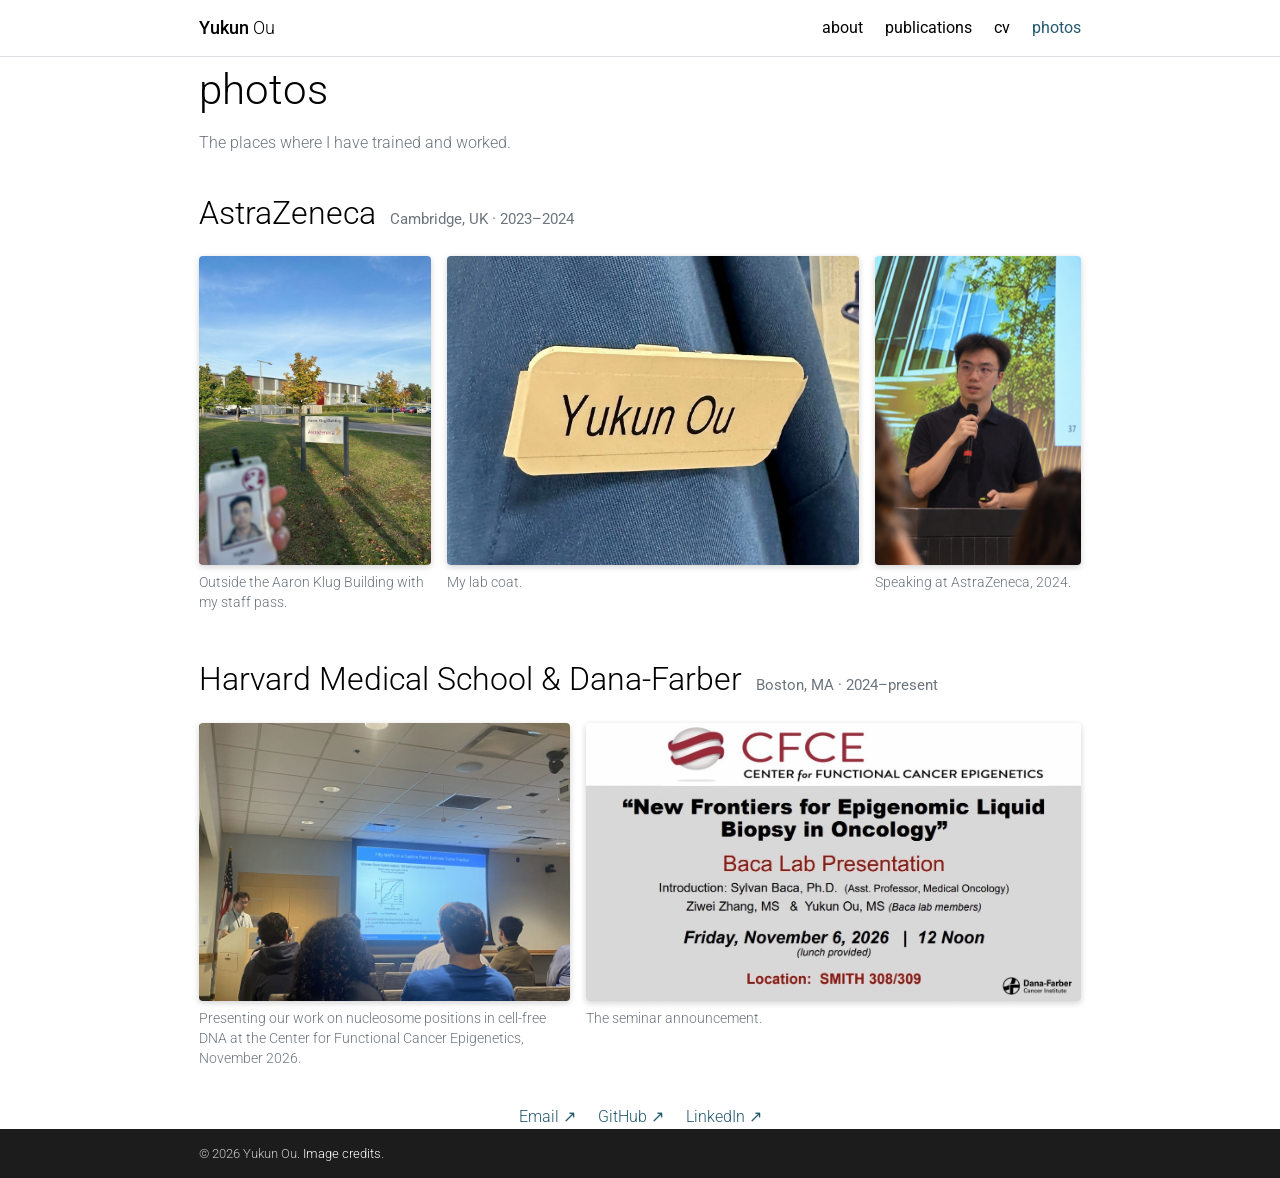
<file: photos/index.html>
<!doctype html>
<html lang="en"><head><meta charset="utf-8"><meta name="viewport" content="width=device-width,initial-scale=1"><title>Photos | Yukun Ou</title><meta name="description" content="Yukun Ou — computational biology, cell-free chromatin and cancer epigenomics."><meta name="theme-color" content="#ffffff"><link rel="icon" href="data:image/svg+xml,%3Csvg%20xmlns%3D%22http%3A%2F%2Fwww.w3.org%2F2000%2Fsvg%22%20viewBox%3D%220%200%2064%2064%22%3E%3Crect%20width%3D%2264%22%20height%3D%2264%22%20rx%3D%2212%22%20fill%3D%22%23244965%22%2F%3E%3Ctext%20x%3D%2232%22%20y%3D%2242%22%20text-anchor%3D%22middle%22%20font-family%3D%22Arial%2Csans-serif%22%20font-size%3D%2228%22%20fill%3D%22white%22%3EYO%3C%2Ftext%3E%3C%2Fsvg%3E"><link rel="preconnect" href="https://fonts.googleapis.com"><link rel="preconnect" href="https://fonts.gstatic.com" crossorigin><link href="https://fonts.googleapis.com/css2?family=Roboto:wght@300;400;500;700&family=Roboto+Mono:wght@400&display=swap" rel="stylesheet"><link rel="stylesheet" href="/styles.css"><script src="/site.js" defer></script></head><body><a class="skip" href="#main">Skip to content</a><header class="navbar"><nav class="nav-inner" aria-label="Primary"><a class="nav-name" href="/"><strong>Yukun</strong> Ou</a><div class="nav-links"><a href="/">about</a><a href="/publications/">publications</a><a href="/about/">cv</a><a href="/photos/" aria-current="page">photos</a></div></nav></header><main id="main" class="container"><h1 class="page-title">photos</h1><p class="page-desc">The places where I have trained and worked.</p>
<section id="astrazeneca"><h2 class="section-title">AstraZeneca <span class="stage-meta">Cambridge, UK · 2023–2024</span></h2><div class="photo-row"><figure class="photo" style="--r:0.75"><a href="/assets/photo-astrazeneca-aaron-klug.jpg"><img src="/assets/photo-astrazeneca-aaron-klug.jpg" alt="A hand holding a staff pass in front of the Aaron Klug Building sign at AstraZeneca, with the building and autumn trees behind." loading="lazy" width="1200" height="1600"></a><figcaption>Outside the Aaron Klug Building with my staff pass.</figcaption></figure><figure class="photo" style="--r:1.3333"><a href="/assets/photo-astrazeneca-lab-coat.jpg"><img src="/assets/photo-astrazeneca-lab-coat.jpg" alt="A blue lab coat with a name tag reading Yukun Ou." loading="lazy" width="1200" height="900"></a><figcaption>My lab coat.</figcaption></figure><figure class="photo" style="--r:0.6667"><a href="/assets/astrazeneca-presentation.png"><img src="/assets/astrazeneca-presentation.png" alt="Yukun Ou speaking at AstraZeneca in 2024" loading="lazy" width="1024" height="1536"></a><figcaption>Speaking at AstraZeneca, 2024.</figcaption></figure></div></section>
<section id="harvard-dfci"><h2 class="section-title">Harvard Medical School &amp; Dana-Farber <span class="stage-meta">Boston, MA · 2024–present</span></h2><div class="photo-row"><figure class="photo" style="--r:1.3333"><a href="/assets/photo-cfce-talk.jpg"><img src="/assets/photo-cfce-talk.jpg" alt="Yukun Ou speaking at a podium beside a projected slide, seen from the back of a seminar room." loading="lazy" width="1600" height="1200"></a><figcaption>Presenting our work on nucleosome positions in cell-free DNA at the Center for Functional Cancer Epigenetics, November 2026.</figcaption></figure><figure class="photo" style="--r:1.7798"><a href="/assets/photo-cfce-announcement.jpg"><img src="/assets/photo-cfce-announcement.jpg" alt="Seminar announcement from the Center for Functional Cancer Epigenetics: New Frontiers for Epigenomic Liquid Biopsy in Oncology, Baca Lab presentation, Friday, November 6, 2026." loading="lazy" width="1148" height="645"></a><figcaption>The seminar announcement.</figcaption></figure></div></section><div class="social"><a href="mailto:yukun_ou@dfci.harvard.edu">Email ↗</a><a href="https://github.com/yukunou703">GitHub ↗</a><a href="https://www.linkedin.com/in/yukun-o-14305a253/">LinkedIn ↗</a></div></main><footer><div class="container">© 2026 Yukun Ou. <a href="/references/">Image credits</a>.</div></footer></body></html>
</file>
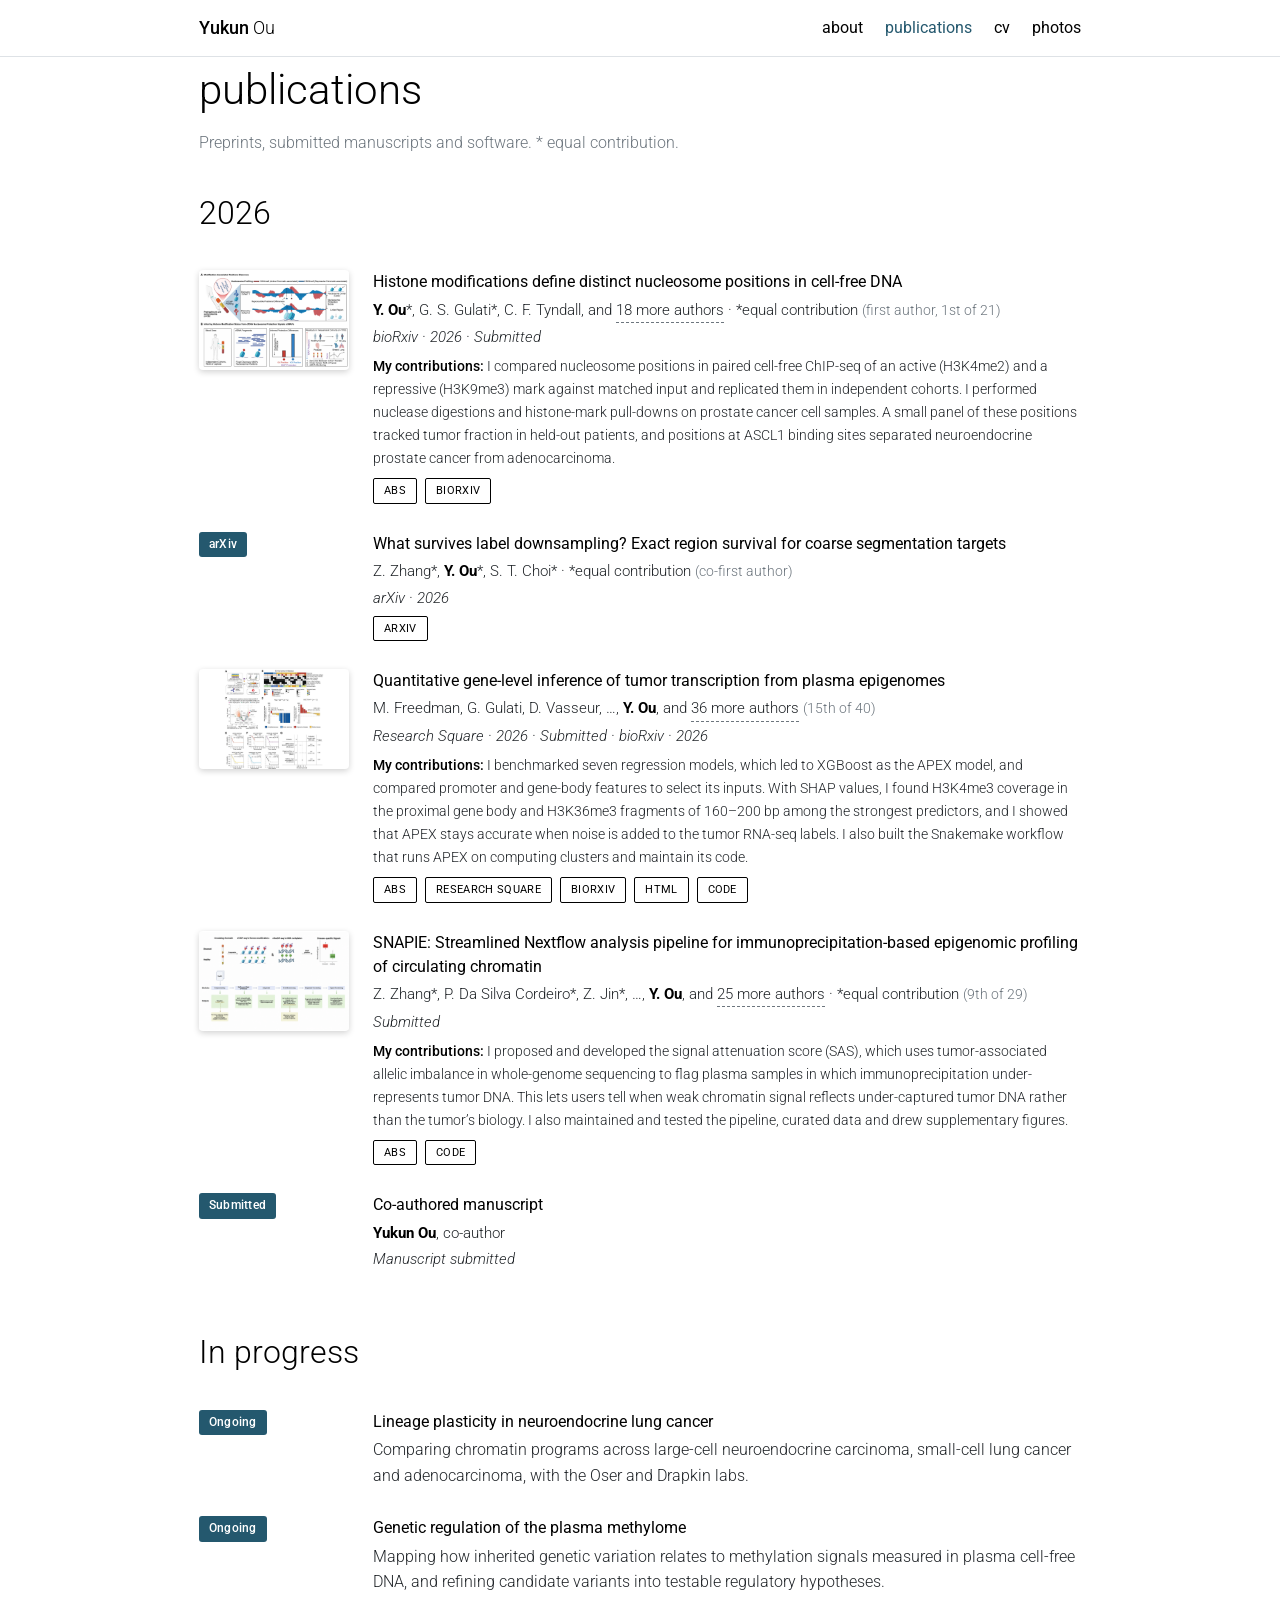
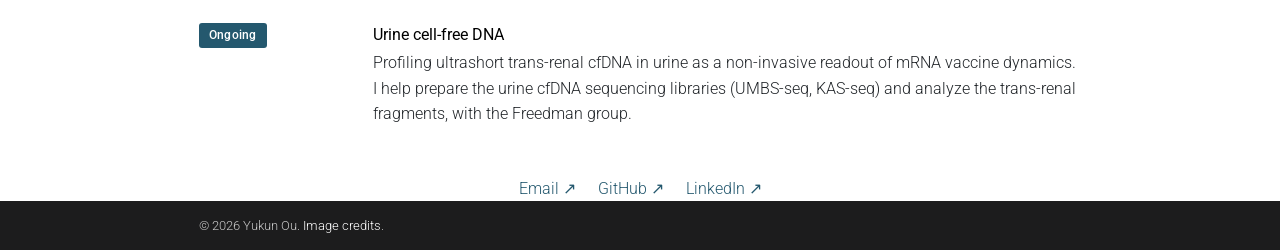
<file: publications/index.html>
<!doctype html>
<html lang="en"><head><meta charset="utf-8"><meta name="viewport" content="width=device-width,initial-scale=1"><title>Publications | Yukun Ou</title><meta name="description" content="Yukun Ou — computational biology, cell-free chromatin and cancer epigenomics."><meta name="theme-color" content="#ffffff"><link rel="icon" href="data:image/svg+xml,%3Csvg%20xmlns%3D%22http%3A%2F%2Fwww.w3.org%2F2000%2Fsvg%22%20viewBox%3D%220%200%2064%2064%22%3E%3Crect%20width%3D%2264%22%20height%3D%2264%22%20rx%3D%2212%22%20fill%3D%22%23244965%22%2F%3E%3Ctext%20x%3D%2232%22%20y%3D%2242%22%20text-anchor%3D%22middle%22%20font-family%3D%22Arial%2Csans-serif%22%20font-size%3D%2228%22%20fill%3D%22white%22%3EYO%3C%2Ftext%3E%3C%2Fsvg%3E"><link rel="preconnect" href="https://fonts.googleapis.com"><link rel="preconnect" href="https://fonts.gstatic.com" crossorigin><link href="https://fonts.googleapis.com/css2?family=Roboto:wght@300;400;500;700&family=Roboto+Mono:wght@400&display=swap" rel="stylesheet"><link rel="stylesheet" href="/styles.css"><script src="/site.js" defer></script></head><body><a class="skip" href="#main">Skip to content</a><header class="navbar"><nav class="nav-inner" aria-label="Primary"><a class="nav-name" href="/"><strong>Yukun</strong> Ou</a><div class="nav-links"><a href="/">about</a><a href="/publications/" aria-current="page">publications</a><a href="/about/">cv</a><a href="/photos/">photos</a></div></nav></header><main id="main" class="container"><h1 class="page-title">publications</h1><p class="page-desc">Preprints, submitted manuscripts and software. * equal contribution.</p>
<section><h2 class="section-title">2026</h2><article class="pub" id="maps"><div class="pub-preview"><a href="/assets/maps-overview.png" aria-label="View MAPs illustration"><img src="/assets/maps-overview.png" alt="Figure 1 of the MAPs manuscript: discovery of nucleosome positions that differ between H3K4me2- and H3K9me3-marked nucleosomes in plasma, and measurement of nucleosome protection at MAPs in unenriched plasma cfDNA." loading="lazy" width="1551" height="1014"></a></div><div class="pub-body"><h3 class="pub-title">Histone modifications define distinct nucleosome positions in cell-free DNA</h3><p class="pub-authors"><span class="authors-short"><strong>Y. Ou</strong>*, G. S. Gulati*, C. F. Tyndall, and <button type="button" class="more-authors" data-more-authors>18 more authors</button></span><span class="authors-full" hidden><strong>Y. Ou</strong>*, G. S. Gulati*, C. F. Tyndall, M. Pandey, J.-H. Seo, Z. Zhang, Z. Jin, G. G. Lee, R. Nawfal, T. A. Hoggood, S. D. Shahbazi, J. Ludwig, Z. Zhang, E. Ibrahim, G. Nafeh, J. E. Berchuck, A. G. Sowalsky, F. Karzai, M. L. Freedman, D. Y. Takeda, S. C. Baca</span> · *equal contribution <span class="position">(first author, 1st of 21)</span></p><p class="pub-venue">bioRxiv · 2026 · Submitted</p><p class="pub-role"><span>My contributions:</span> I compared nucleosome positions in paired cell-free ChIP-seq of an active (H3K4me2) and a repressive (H3K9me3) mark against matched input and replicated them in independent cohorts. I performed nuclease digestions and histone-mark pull-downs on prostate cancer cell samples. A small panel of these positions tracked tumor fraction in held-out patients, and positions at ASCL1 binding sites separated neuroendocrine prostate cancer from adenocarcinoma.</p><div class="pub-buttons"><button type="button" class="btn" data-toggle-abs aria-expanded="false">Abs</button><a class="btn" href="https://doi.org/10.64898/2026.10.26.761423">bioRxiv</a></div><div class="pub-abstract" hidden><p>We identify modification-associated positions (MAPs), loci at which circulating nucleosomes carrying active (H3K4me2) and repressive (H3K9me3) histone marks occupy reproducibly offset positions, and read nucleosome protection at MAPs from ordinary plasma cfDNA sequencing without antibodies to estimate tumor fraction in held-out patients, across prostate, breast and lung cancer, and across serial plasma draws. A joint project of the Baca and Freedman labs.</p></div></div></article><article class="pub pub-text-only" id="downsampling"><div class="pub-preview pub-badge" aria-hidden="true">arXiv</div><div class="pub-body"><h3 class="pub-title">What survives label downsampling? Exact region survival for coarse segmentation targets</h3><p class="pub-authors">Z. Zhang*, <strong>Y. Ou</strong>*, S. T. Choi* · *equal contribution <span class="position">(co-first author)</span></p><p class="pub-venue">arXiv · 2026</p><div class="pub-buttons"><a class="btn" href="https://doi.org/10.48550/arXiv.2610.39880">arXiv</a></div></div></article><article class="pub" id="apex"><div class="pub-preview"><a href="/assets/nectin4-ev-response.png" aria-label="View APEX illustration"><img src="/assets/nectin4-ev-response.png" alt="Figure from the APEX study: plasma-inferred NECTIN4 expression and response and survival after enfortumab vedotin in 24 patients with metastatic bladder cancer." loading="lazy" width="1551" height="1014"></a></div><div class="pub-body"><h3 class="pub-title">Quantitative gene-level inference of tumor transcription from plasma epigenomes</h3><p class="pub-authors"><span class="authors-short">M. Freedman, G. Gulati, D. Vasseur, …, <strong>Y. Ou</strong>, and <button type="button" class="more-authors" data-more-authors>36 more authors</button></span><span class="authors-full" hidden>M. Freedman, G. Gulati, D. Vasseur, R. Nawfal, S. Sotudian, K. Semaan, M. Eid, J.-H. Seo, S. Saito, N. Phillips, J. Canniff, H. Savignano, S. Chhetri, Z. Jin, <strong>Y. Ou</strong>, M.-A. Bani, G.-S. Lee, R. Trowbridge, I. Epstein, G. Rickards, P. Cordeiro, R. Chehade, R. Wu, M.-A. Chrysovergi, Z. Zhang, B. James, C. Massard, A. Italiano, A. Hollebecque, J.-C. Soria, F. André, C. Badoual, J. Bellmunt, H. Singh, A. Aguirre, B. Wolpin, J. Sands, M. Oser, T. Choueiri, S. Baca</span> <span class="position">(15th of 40)</span></p><p class="pub-venue">Research Square · 2026 · Submitted · bioRxiv · 2026</p><p class="pub-role"><span>My contributions:</span> I benchmarked seven regression models, which led to XGBoost as the APEX model, and compared promoter and gene-body features to select its inputs. With SHAP values, I found H3K4me3 coverage in the proximal gene body and H3K36me3 fragments of 160–200 bp among the strongest predictors, and I showed that APEX stays accurate when noise is added to the tumor RNA-seq labels. I also built the Snakemake workflow that runs APEX on computing clusters and maintain its code.</p><div class="pub-buttons"><button type="button" class="btn" data-toggle-abs aria-expanded="false">Abs</button><a class="btn" href="https://doi.org/10.21203/rs.3.rs-11043657/v1">Research Square</a><a class="btn" href="https://doi.org/10.64898/2026.02.18.706026">bioRxiv</a><a class="btn" href="https://pmc.ncbi.nlm.nih.gov/articles/PMC12934699/">HTML</a><a class="btn" href="https://github.com/Baca-Lab/APEX">Code</a></div><div class="pub-abstract" hidden><p>APEX infers genome-wide, single-gene tumor expression from plasma chromatin and cfDNA fragmentation. Across 559 plasma samples from 24 cancer types, it resolves pancreatic cancer subtypes, tracks therapeutic targets in small-cell lung cancer and identifies NECTIN4 expression as a biomarker of response to enfortumab vedotin in urothelial cancer.</p></div></div></article><article class="pub" id="snapie"><div class="pub-preview"><a href="/assets/snapie-clean.png" aria-label="View SNAPIE illustration"><img src="/assets/snapie-clean.png" alt="Public SNAPIE overview of circulating chromatin assays and the Nextflow processing workflow." loading="lazy" width="1551" height="1014"></a></div><div class="pub-body"><h3 class="pub-title">SNAPIE: Streamlined Nextflow analysis pipeline for immunoprecipitation-based epigenomic profiling of circulating chromatin</h3><p class="pub-authors"><span class="authors-short">Z. Zhang*, P. Da Silva Cordeiro*, Z. Jin*, …, <strong>Y. Ou</strong>, and <button type="button" class="more-authors" data-more-authors>25 more authors</button></span><span class="authors-full" hidden>Z. Zhang*, P. Da Silva Cordeiro*, Z. Jin*, G. G. Lee*, B. Fortunato, R. El Hajj Chehade, K. Semaan, G. Gulati, <strong>Y. Ou</strong>, C. Hemauer, W. Bian, S. Sotudian, Z. Zhang, D. Osei-Hwedieh, T. E. Heim, C. Painter, R. Nawfal, M. Eid, D. Vasseur, J. Canniff, H. Savignano, N. Phillips, S. Saito, J.-H. Seo, K. R. Weiss, M. G. Oser, M. L. Freedman, S. B. Chhetri, S. C. Baca</span> · *equal contribution <span class="position">(9th of 29)</span></p><p class="pub-venue">Submitted</p><p class="pub-role"><span>My contributions:</span> I proposed and developed the signal attenuation score (SAS), which uses tumor-associated allelic imbalance in whole-genome sequencing to flag plasma samples in which immunoprecipitation under-represents tumor DNA. This lets users tell when weak chromatin signal reflects under-captured tumor DNA rather than the tumor’s biology. I also maintained and tested the pipeline, curated data and drew supplementary figures.</p><div class="pub-buttons"><button type="button" class="btn" data-toggle-abs aria-expanded="false">Abs</button><a class="btn" href="https://github.com/Baca-Lab/SNAPIE">Code</a></div><div class="pub-abstract" hidden><p>A reproducible workflow for analyzing circulating chromatin, from sequencing reads to epigenomic signals.</p></div></div></article><article class="pub pub-text-only"><div class="pub-preview pub-badge" aria-hidden="true">Submitted</div><div class="pub-body"><h3 class="pub-title">Co-authored manuscript</h3><p class="pub-authors"><strong>Yukun Ou</strong>, co-author</p><p class="pub-venue">Manuscript submitted</p></div></article></section>
<section id="research"><h2 class="section-title">In progress</h2><article class="pub pub-text-only" id="lineage"><div class="pub-preview pub-badge" aria-hidden="true">Ongoing</div><div class="pub-body"><h3 class="pub-title">Lineage plasticity in neuroendocrine lung cancer</h3><p>Comparing chromatin programs across large-cell neuroendocrine carcinoma, small-cell lung cancer and adenocarcinoma, with the Oser and Drapkin labs.</p></div></article><article class="pub pub-text-only" id="mqtl"><div class="pub-preview pub-badge" aria-hidden="true">Ongoing</div><div class="pub-body"><h3 class="pub-title">Genetic regulation of the plasma methylome</h3><p>Mapping how inherited genetic variation relates to methylation signals measured in plasma cell-free DNA, and refining candidate variants into testable regulatory hypotheses.</p></div></article><article class="pub pub-text-only" id="urine"><div class="pub-preview pub-badge" aria-hidden="true">Ongoing</div><div class="pub-body"><h3 class="pub-title">Urine cell-free DNA</h3><p>Profiling ultrashort trans-renal cfDNA in urine as a non-invasive readout of mRNA vaccine dynamics. I help prepare the urine cfDNA sequencing libraries (UMBS-seq, KAS-seq) and analyze the trans-renal fragments, with the Freedman group.</p></div></article></section><div class="social"><a href="mailto:yukun_ou@dfci.harvard.edu">Email ↗</a><a href="https://github.com/yukunou703">GitHub ↗</a><a href="https://www.linkedin.com/in/yukun-o-14305a253/">LinkedIn ↗</a></div></main><footer><div class="container">© 2026 Yukun Ou. <a href="/references/">Image credits</a>.</div></footer></body></html>
</file>
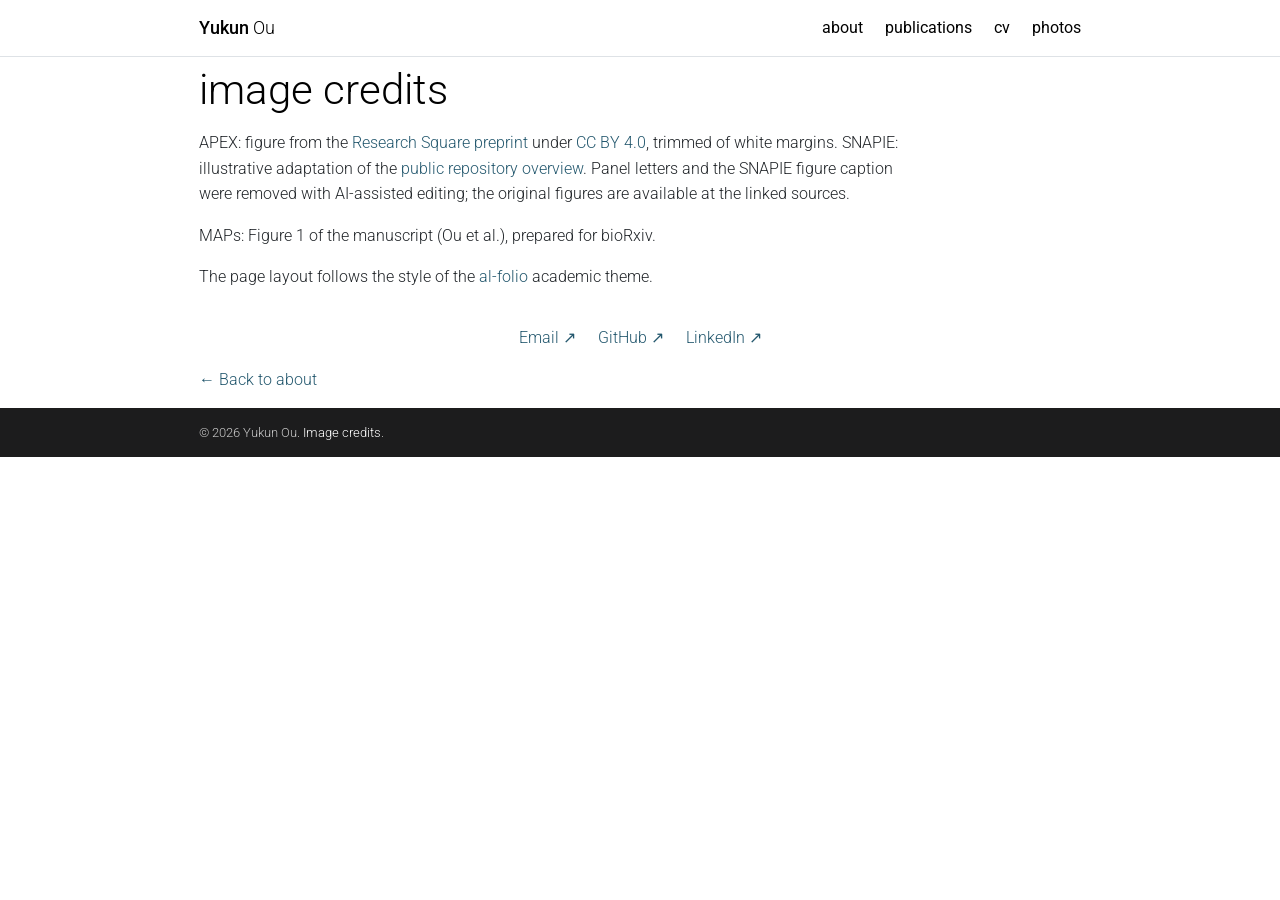
<file: references/index.html>
<!doctype html>
<html lang="en"><head><meta charset="utf-8"><meta name="viewport" content="width=device-width,initial-scale=1"><title>Credits | Yukun Ou</title><meta name="description" content="Yukun Ou — computational biology, cell-free chromatin and cancer epigenomics."><meta name="theme-color" content="#ffffff"><link rel="icon" href="data:image/svg+xml,%3Csvg%20xmlns%3D%22http%3A%2F%2Fwww.w3.org%2F2000%2Fsvg%22%20viewBox%3D%220%200%2064%2064%22%3E%3Crect%20width%3D%2264%22%20height%3D%2264%22%20rx%3D%2212%22%20fill%3D%22%23244965%22%2F%3E%3Ctext%20x%3D%2232%22%20y%3D%2242%22%20text-anchor%3D%22middle%22%20font-family%3D%22Arial%2Csans-serif%22%20font-size%3D%2228%22%20fill%3D%22white%22%3EYO%3C%2Ftext%3E%3C%2Fsvg%3E"><link rel="preconnect" href="https://fonts.googleapis.com"><link rel="preconnect" href="https://fonts.gstatic.com" crossorigin><link href="https://fonts.googleapis.com/css2?family=Roboto:wght@300;400;500;700&family=Roboto+Mono:wght@400&display=swap" rel="stylesheet"><link rel="stylesheet" href="/styles.css"><script src="/site.js" defer></script></head><body><a class="skip" href="#main">Skip to content</a><header class="navbar"><nav class="nav-inner" aria-label="Primary"><a class="nav-name" href="/"><strong>Yukun</strong> Ou</a><div class="nav-links"><a href="/">about</a><a href="/publications/">publications</a><a href="/about/">cv</a><a href="/photos/">photos</a></div></nav></header><main id="main" class="container"><h1 class="page-title">image credits</h1><div class="credits"><p>APEX: figure from the <a href="https://doi.org/10.21203/rs.3.rs-11043657/v1">Research Square preprint</a> under <a href="https://creativecommons.org/licenses/by/4.0/">CC BY 4.0</a>, trimmed of white margins. SNAPIE: illustrative adaptation of the <a href="https://github.com/Baca-Lab/SNAPIE">public repository overview</a>. Panel letters and the SNAPIE figure caption were removed with AI-assisted editing; the original figures are available at the linked sources.</p><p>MAPs: Figure 1 of the manuscript (Ou et al.), prepared for bioRxiv.</p><p>The page layout follows the style of the <a href="https://github.com/alshedivat/al-folio">al-folio</a> academic theme.</p></div><div class="social"><a href="mailto:yukun_ou@dfci.harvard.edu">Email ↗</a><a href="https://github.com/yukunou703">GitHub ↗</a><a href="https://www.linkedin.com/in/yukun-o-14305a253/">LinkedIn ↗</a></div><p class="more"><a href="/">← Back to about</a></p></main><footer><div class="container">© 2026 Yukun Ou. <a href="/references/">Image credits</a>.</div></footer></body></html>
</file>
<file: styles.css>
/* al-folio-style academic page (Yukun's choice, 10 Oct 2026): Roboto, light headings, one blue accent, date|text tables. */
:root{--ink:#000;--text:#212529;--muted:#6c757d;--accent:#24586e;--blue:#24586e;--line:#dee2e6;--bg:#fff;--footer:#1c1c1d;--font:'Roboto',-apple-system,'Segoe UI',Arial,sans-serif;--mono:'Roboto Mono',ui-monospace,Menlo,monospace}
*{box-sizing:border-box}
html{scroll-behavior:smooth;scroll-padding-top:72px}
body{margin:0;background:var(--bg);color:var(--text);font:300 16px/1.6 var(--font);-webkit-font-smoothing:antialiased}
a{color:var(--accent);text-decoration:none}
a:hover{text-decoration:underline;text-underline-offset:3px}
a:focus-visible,button:focus-visible{outline:2px solid var(--accent);outline-offset:3px}
strong,b{font-weight:500;color:var(--ink)}
h1,h2,h3{margin:0;color:var(--ink)}
p{margin:0 0 1rem}
.skip{position:absolute;left:-999px;top:8px;background:#fff;padding:6px 10px;z-index:30}
.skip:focus{left:8px}
.container{max-width:930px;margin:0 auto;padding:0 24px}

/* Navigation */
.navbar{position:sticky;top:0;z-index:20;background:rgba(255,255,255,.97);border-bottom:1px solid var(--line)}
.nav-inner{max-width:930px;margin:0 auto;padding:0 24px;height:56px;display:flex;align-items:center;justify-content:space-between;gap:16px}
.nav-name{font-size:1.15rem;color:var(--ink);font-weight:300}
.nav-name strong{font-weight:500}
.nav-name:hover{text-decoration:none;color:var(--accent)}
.nav-links{display:flex;gap:22px}
.nav-links a{font-size:1rem;font-weight:400;color:var(--ink)}
.nav-links a:hover,.nav-links a[aria-current=page]{color:var(--accent);text-decoration:none}
main{padding:40px 24px 80px}

/* About header */
.about::after{content:"";display:block;clear:both}
.name{font-size:2.75rem;font-weight:300;line-height:1.15;margin-bottom:.6rem}
.current{font-size:.95rem;line-height:1.55;margin-bottom:1.5rem}
.current span{color:var(--muted)}
.profile{float:right;width:30%;max-width:260px;margin:0 0 18px 28px}
.profile img{display:block;width:100%;height:auto;aspect-ratio:2/3;object-fit:cover;border-radius:4px;box-shadow:0 3px 8px rgba(0,0,0,.18)}
.profile figcaption{margin-top:8px;text-align:center;font:400 .85rem var(--mono);color:var(--text)}
.intro-list{margin:0 0 1rem;padding-left:1.4rem}
.intro-list li{margin-bottom:.45rem}

/* Sections */
section+section,.about+section{margin-top:2.6rem}
.section-title{font-size:2rem;font-weight:300;margin-bottom:1.1rem}
.page-title{font-size:2.6rem;font-weight:300;margin-bottom:.4rem}
.page-desc{color:var(--muted);margin-bottom:2rem;display:flex;flex-wrap:wrap;gap:12px;align-items:center}
.more{margin-top:1rem}

/* Date | text tables (news, experience, education, honors) */
.dated{width:100%;border-collapse:collapse}
.dated th{width:18%;min-width:92px;padding:6px 18px 12px 4px;text-align:left;vertical-align:top;font-weight:500;color:var(--ink);white-space:nowrap}
.dated td{padding:6px 4px 12px;vertical-align:top}
.tag{display:inline-block;margin-left:6px;padding:0 7px;border:1px solid var(--accent);border-radius:3px;color:var(--accent);font-size:.72rem;font-weight:400;line-height:1.6;vertical-align:1px}
.earlier{margin-top:.6rem;font-size:.92rem}
.earlier span{font-weight:500;color:var(--ink)}

/* Publications */
.pub{display:grid;grid-template-columns:150px minmax(0,1fr);gap:24px;padding:14px 0}
.pub-preview img{display:block;width:100%;height:auto;aspect-ratio:3/2;object-fit:contain;border-radius:4px;box-shadow:0 2px 6px rgba(0,0,0,.18);background:#fff}
.pub-badge{align-self:start;justify-self:start;padding:3px 10px;background:var(--accent);color:#fff;border-radius:3px;font-size:.75rem;font-weight:500;letter-spacing:.02em}
.pub-title{font-size:1rem;font-weight:400;line-height:1.5;margin-bottom:.2rem}
.pub-authors{margin:0 0 .15rem;font-size:.95rem}
.pub-authors strong{font-weight:700}
.position{color:var(--muted);font-size:.85rem}
.more-authors{border:0;padding:0;background:none;font:inherit;color:var(--text);border-bottom:1px dashed var(--muted);cursor:pointer}
.more-authors:hover{color:var(--accent)}
.pub-venue{margin:0 0 .35rem;font-size:.95rem;font-style:italic}
.pub-role{margin:0 0 .5rem;font-size:.9rem;color:var(--text)}
.pub-role span{font-weight:500;color:var(--ink)}
.pub-buttons{display:flex;flex-wrap:wrap;gap:8px;margin-top:.3rem}
.btn{display:inline-block;padding:2px 10px;border:1px solid var(--ink);border-radius:2px;background:#fff;color:var(--ink);font:400 .68rem/1.8 var(--font);text-transform:uppercase;letter-spacing:.03em;cursor:pointer}
.btn:hover{background:var(--ink);color:#fff;text-decoration:none}
.pub-abstract{margin-top:.6rem;padding:10px 14px;border:1px solid var(--line);border-radius:3px;font-size:.92rem}
.pub-abstract p{margin:0}
.pub-text-only .pub-body p:last-child{margin-bottom:0}
.private-slide{margin:18px 0 0;max-width:260px}
.private-slide img{width:100%;height:auto;border-radius:4px}
.private-slide figcaption{font-size:.8rem;color:var(--muted)}

/* Contact, social, credits */
.contact-line{margin-top:3rem;padding-top:1.4rem;border-top:1px solid var(--line);text-align:center}
.contact-line p{margin-bottom:.5rem}
.social{display:flex;justify-content:center;flex-wrap:wrap;gap:22px;margin-top:2.2rem}
.contact-line .social{margin-top:.4rem}
.credits p{max-width:720px}

footer{background:var(--footer);color:#c8c8c8;font-size:.82rem;padding:14px 0}
footer a{color:#fff}

@media(max-width:700px){
  main{padding:28px 18px 60px}
  .container,.nav-inner{padding-left:16px;padding-right:16px}
  .nav-links{gap:16px}
  .name{font-size:2.2rem}
  .profile{float:none;width:60%;max-width:240px;margin:0 auto 22px}
  .section-title{font-size:1.7rem}
  .pub{grid-template-columns:1fr;gap:12px}
  .pub-preview{max-width:240px}
  .dated th{display:block;width:auto;padding:8px 0 0}
  .dated td{display:block;padding:2px 0 10px}
  .dated tr{display:block;border-bottom:1px solid var(--line)}
}
@media(prefers-reduced-motion:reduce){html{scroll-behavior:auto}}
@media print{
  body{font-size:10pt;color:#000}
  .navbar,footer,.skip,.social,[data-print],.more,.pub-buttons{display:none}
  main{padding:0}
  .section-title{font-size:15pt;margin-bottom:6px}
  section+section{margin-top:14px}
  .dated tr{break-inside:avoid}
}

/* One photograph at a time, with direct keyboard-accessible selection. */
.exchange-gallery{margin-bottom:32px}.gallery-heading{display:flex;justify-content:space-between;align-items:center;gap:20px;margin-bottom:14px}.gallery-heading h3{font-size:.9rem;font-weight:500}.gallery-heading>span{font-size:.72rem;color:var(--muted)}.gallery-stage{display:flex;align-items:center;justify-content:center;height:440px;background:#eef1ef;border-radius:3px;overflow:hidden}.gallery-stage img{display:block;width:100%;height:100%;object-fit:contain;image-orientation:from-image}.gallery-caption{display:flex;justify-content:space-between;gap:18px;margin-top:12px;font-size:.73rem;line-height:1.6;color:var(--muted)}.gallery-caption>a{white-space:nowrap;display:inline-flex;align-items:center;min-height:32px}.gallery-thumbnails{display:grid;grid-template-columns:repeat(4,minmax(0,1fr));gap:12px;margin-top:18px}.gallery-thumbnails button{font:inherit;text-align:left;cursor:pointer;background:none;color:var(--muted);border:1px solid transparent;border-radius:3px;padding:5px;min-width:0}.gallery-thumbnails img{width:100%;height:72px;object-fit:cover;border-radius:2px}.gallery-thumbnails span{display:block;font-size:.7rem;line-height:1.45;margin-top:7px}.gallery-thumbnails button:hover{background:var(--wash)}.gallery-thumbnails button[aria-pressed=true]{border-color:var(--blue);color:var(--blue);background:#f0f4f2}.gallery-fallback{font-size:.75rem;margin-top:15px}
@media(max-width:800px){.gallery-stage{height:390px}}
@media(max-width:550px){.gallery-stage{height:320px}.gallery-caption{font-size:.7rem;gap:12px}.gallery-thumbnails{gap:5px;margin-top:15px}.gallery-thumbnails button{padding:3px}.gallery-thumbnails img{height:57px}.gallery-heading{margin-bottom:12px}}
@media print{.gallery-thumbnails,.gallery-caption>a{display:none}.gallery-stage{height:auto}.gallery-stage img{max-height:320px;width:auto}}

/* Journal evidence stays closed until the reader chooses to inspect it. */
.paper-evidence{margin-top:14px;font-size:.77rem;line-height:1.7}.paper-evidence>summary{width:fit-content;padding:4px 0;color:var(--blue);cursor:pointer}.paper-evidence>summary:hover{text-decoration:underline;text-underline-offset:4px}.paper-evidence>summary:focus-visible{outline:2px solid var(--blue);outline-offset:5px}.evidence-body{margin-top:10px;padding:14px 0 0;border-top:1px solid var(--line)}.evidence-source{font-weight:500;color:var(--ink);margin-bottom:6px}.evidence-image{display:block;margin-top:13px;border:1px solid var(--line);border-radius:3px;overflow:hidden}.evidence-image img{width:100%;height:auto}.evidence-caption{margin-top:8px;font-size:.68rem;color:var(--muted)}.evidence-caption a{display:inline-block;padding:4px 0}
@media print{.paper-evidence{display:none}}

/* Photos page: one row per place; photographs in a row share one height. */
.stage-meta{margin-left:.4rem;font-size:.95rem;font-weight:400;color:var(--muted);white-space:nowrap}
.photo-row{display:flex;gap:16px;align-items:flex-start}
.photo{flex:var(--r,1) 1 0;min-width:0;margin:0}
.photo img{display:block;width:100%;height:auto;border-radius:4px;box-shadow:0 2px 6px rgba(0,0,0,.18)}
.photo figcaption{margin-top:8px;font-size:.85rem;line-height:1.45;color:var(--muted)}
@media(max-width:700px){.stage-meta{display:block;margin:.2rem 0 0}.photo-row{flex-direction:column;gap:20px}.photo{flex:none;width:100%}.photo[style*="--r:0."]{max-width:280px}}
@media print{.photo-row{break-inside:avoid}}
</file>
